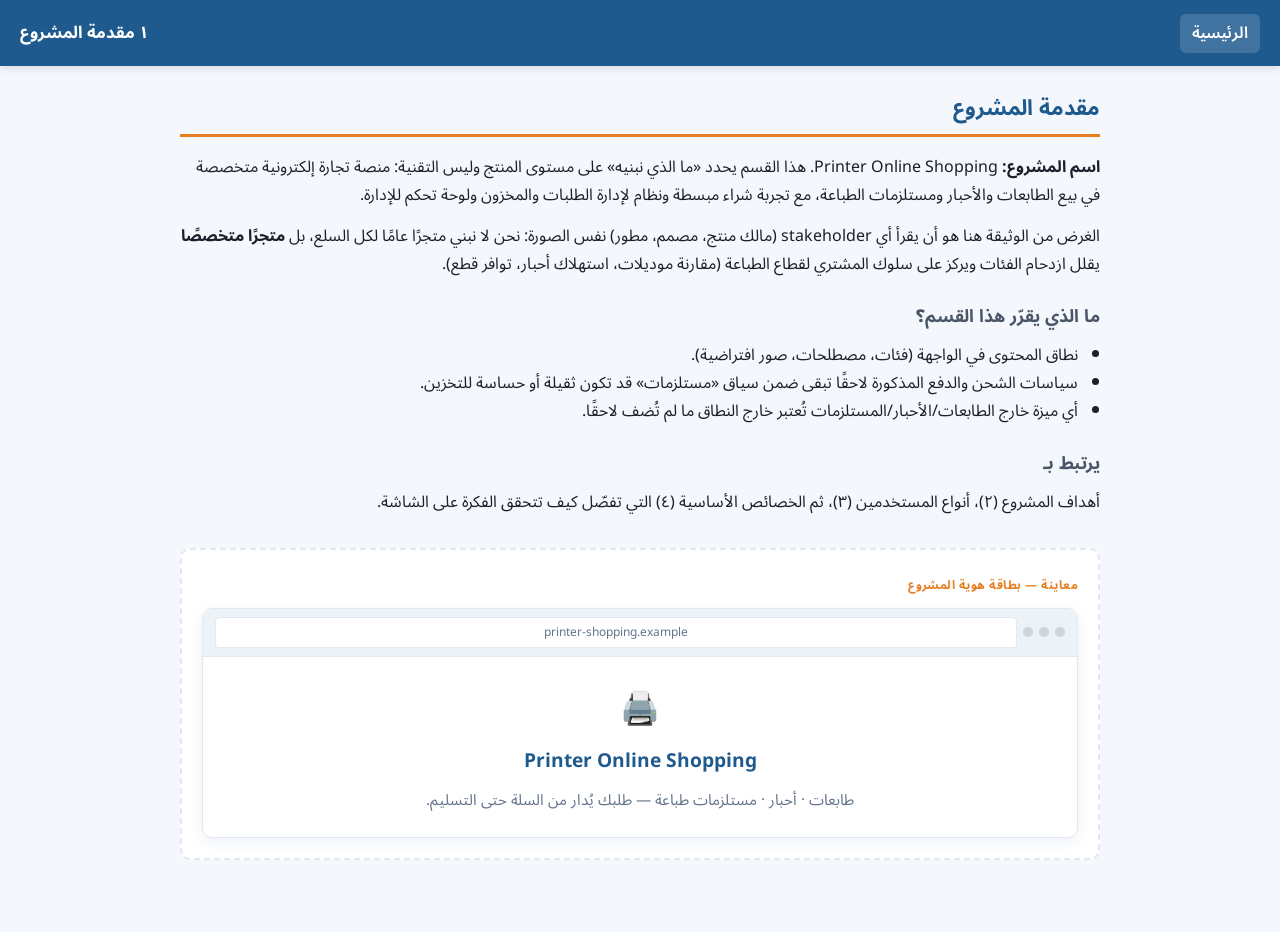
<file: sections/01-intro.html>
<!DOCTYPE html>
<html lang="ar" dir="rtl">
<head>
  <meta charset="UTF-8" />
  <meta name="viewport" content="width=device-width, initial-scale=1" />
  <title>١ مقدمة المشروع — Printer Online Shopping</title>
  <link rel="preconnect" href="https://fonts.googleapis.com" />
  <link rel="preconnect" href="https://fonts.gstatic.com" crossorigin />
  <link href="https://fonts.googleapis.com/css2?family=Noto+Sans+Arabic:wght@400;600;700&display=swap" rel="stylesheet" />
  <link rel="stylesheet" href="../assets/docs-theme.css" />
</head>
<body>
  <header class="docs-topbar">
    <a href="../index.html" class="docs-home-link">الرئيسية</a>
    <span class="docs-page-title">١ مقدمة المشروع</span>
  </header>

  <div class="docs-wrap">
    <h1 class="docs-section-title">مقدمة المشروع</h1>

    <div class="docs-prose">
      <p><strong>اسم المشروع:</strong> Printer Online Shopping. هذا القسم يحدد «ما الذي نبنيه» على مستوى المنتج وليس التقنية: منصة تجارة إلكترونية متخصصة في بيع الطابعات والأحبار ومستلزمات الطباعة، مع تجربة شراء مبسطة ونظام لإدارة الطلبات والمخزون ولوحة تحكم للإدارة.</p>
      <p>الغرض من الوثيقة هنا هو أن يقرأ أي stakeholder (مالك منتج، مصمم، مطور) نفس الصورة: نحن لا نبني متجرًا عامًا لكل السلع، بل <strong>متجرًا متخصصًا</strong> يقلل ازدحام الفئات ويركز على سلوك المشتري لقطاع الطباعة (مقارنة موديلات، استهلاك أحبار، توافر قطع).</p>
      <h3>ما الذي يقرّر هذا القسم؟</h3>
      <ul>
        <li>نطاق المحتوى في الواجهة (فئات، مصطلحات، صور افتراضية).</li>
        <li>سياسات الشحن والدفع المذكورة لاحقًا تبقى ضمن سياق «مستلزمات» قد تكون ثقيلة أو حساسة للتخزين.</li>
        <li>أي ميزة خارج الطابعات/الأحبار/المستلزمات تُعتبر خارج النطاق ما لم تُضف لاحقًا.</li>
      </ul>
      <h3>يرتبط بـ</h3>
      <p>أهداف المشروع (٢)، أنواع المستخدمين (٣)، ثم الخصائص الأساسية (٤) التي تفصّل كيف تتحقق الفكرة على الشاشة.</p>
    </div>

    <div class="docs-demo">
      <span class="docs-demo-label">معاينة — بطاقة هوية المشروع</span>
      <div class="mock-browser">
        <div class="mock-browser-bar">
          <span class="mock-dot"></span><span class="mock-dot"></span><span class="mock-dot"></span>
          <span class="mock-url">printer-shopping.example</span>
        </div>
        <div style="padding:1.5rem;text-align:center">
          <div style="font-size:2rem;margin-bottom:0.5rem">🖨️</div>
          <strong style="font-size:1.2rem;color:var(--color-primary)">Printer Online Shopping</strong>
          <p style="margin:0.5rem 0 0;color:var(--color-muted);font-size:0.95rem">طابعات · أحبار · مستلزمات طباعة — طلبك يُدار من السلة حتى التسليم.</p>
        </div>
      </div>
    </div>
  </div>
</body>
</html>
</file>
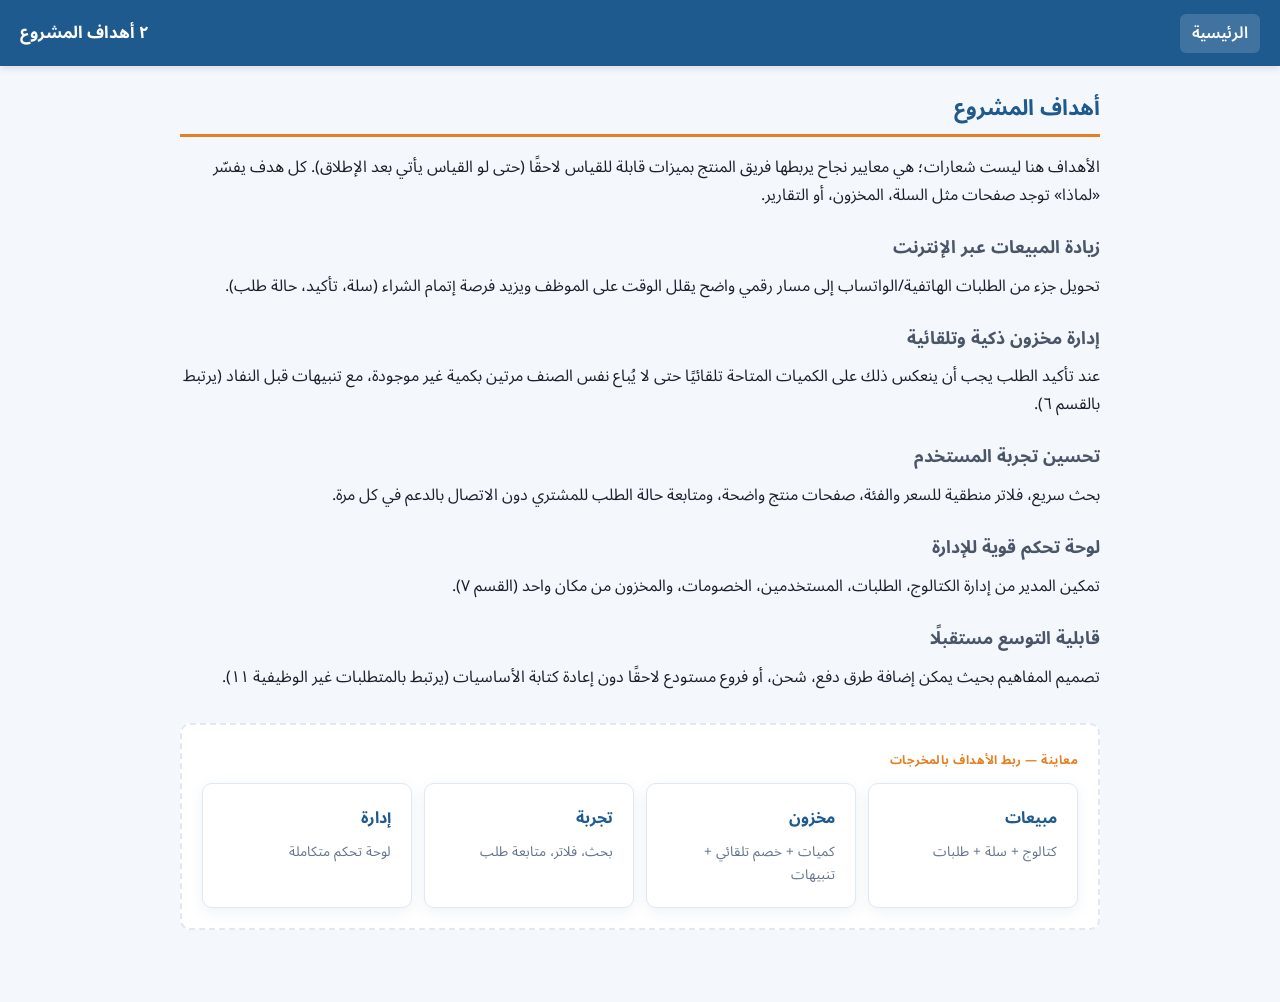
<file: sections/02-goals.html>
<!DOCTYPE html>
<html lang="ar" dir="rtl">
<head>
  <meta charset="UTF-8" />
  <meta name="viewport" content="width=device-width, initial-scale=1" />
  <title>٢ أهداف المشروع — Printer Online Shopping</title>
  <link rel="preconnect" href="https://fonts.googleapis.com" />
  <link rel="preconnect" href="https://fonts.gstatic.com" crossorigin />
  <link href="https://fonts.googleapis.com/css2?family=Noto+Sans+Arabic:wght@400;600;700&display=swap" rel="stylesheet" />
  <link rel="stylesheet" href="../assets/docs-theme.css" />
</head>
<body>
  <header class="docs-topbar">
    <a href="../index.html" class="docs-home-link">الرئيسية</a>
    <span class="docs-page-title">٢ أهداف المشروع</span>
  </header>

  <div class="docs-wrap">
    <h1 class="docs-section-title">أهداف المشروع</h1>

    <div class="docs-prose">
      <p>الأهداف هنا ليست شعارات؛ هي معايير نجاح يربطها فريق المنتج بميزات قابلة للقياس لاحقًا (حتى لو القياس يأتي بعد الإطلاق). كل هدف يفسّر «لماذا» توجد صفحات مثل السلة، المخزون، أو التقارير.</p>
      <h3>زيادة المبيعات عبر الإنترنت</h3>
      <p>تحويل جزء من الطلبات الهاتفية/الواتساب إلى مسار رقمي واضح يقلل الوقت على الموظف ويزيد فرصة إتمام الشراء (سلة، تأكيد، حالة طلب).</p>
      <h3>إدارة مخزون ذكية وتلقائية</h3>
      <p>عند تأكيد الطلب يجب أن ينعكس ذلك على الكميات المتاحة تلقائيًا حتى لا يُباع نفس الصنف مرتين بكمية غير موجودة، مع تنبيهات قبل النفاد (يرتبط بالقسم ٦).</p>
      <h3>تحسين تجربة المستخدم</h3>
      <p>بحث سريع، فلاتر منطقية للسعر والفئة، صفحات منتج واضحة، ومتابعة حالة الطلب للمشتري دون الاتصال بالدعم في كل مرة.</p>
      <h3>لوحة تحكم قوية للإدارة</h3>
      <p>تمكين المدير من إدارة الكتالوج، الطلبات، المستخدمين، الخصومات، والمخزون من مكان واحد (القسم ٧).</p>
      <h3>قابلية التوسع مستقبلًا</h3>
      <p>تصميم المفاهيم بحيث يمكن إضافة طرق دفع، شحن، أو فروع مستودع لاحقًا دون إعادة كتابة الأساسيات (يرتبط بالمتطلبات غير الوظيفية ١١).</p>
    </div>

    <div class="docs-demo">
      <span class="docs-demo-label">معاينة — ربط الأهداف بالمخرجات</span>
      <div style="display:grid;grid-template-columns:repeat(auto-fill,minmax(200px,1fr));gap:0.75rem">
        <div class="docs-card" style="margin:0">
          <h2 style="font-size:1rem">مبيعات</h2>
          <p style="font-size:0.85rem">كتالوج + سلة + طلبات</p>
        </div>
        <div class="docs-card" style="margin:0">
          <h2 style="font-size:1rem">مخزون</h2>
          <p style="font-size:0.85rem">كميات + خصم تلقائي + تنبيهات</p>
        </div>
        <div class="docs-card" style="margin:0">
          <h2 style="font-size:1rem">تجربة</h2>
          <p style="font-size:0.85rem">بحث، فلاتر، متابعة طلب</p>
        </div>
        <div class="docs-card" style="margin:0">
          <h2 style="font-size:1rem">إدارة</h2>
          <p style="font-size:0.85rem">لوحة تحكم متكاملة</p>
        </div>
      </div>
    </div>
  </div>
</body>
</html>
</file>
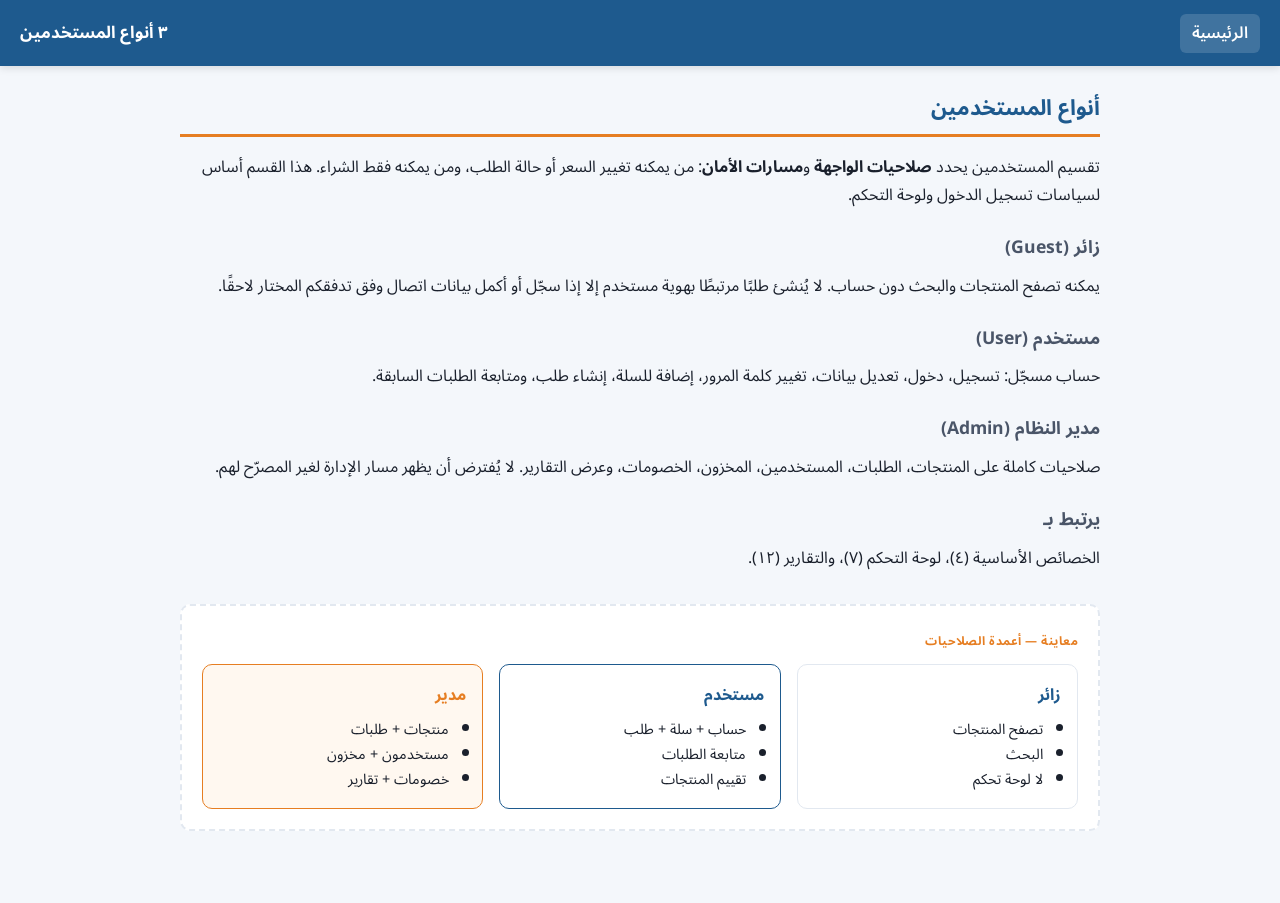
<file: sections/03-users.html>
<!DOCTYPE html>
<html lang="ar" dir="rtl">
<head>
  <meta charset="UTF-8" />
  <meta name="viewport" content="width=device-width, initial-scale=1" />
  <title>٣ أنواع المستخدمين — Printer Online Shopping</title>
  <link rel="preconnect" href="https://fonts.googleapis.com" />
  <link rel="preconnect" href="https://fonts.gstatic.com" crossorigin />
  <link href="https://fonts.googleapis.com/css2?family=Noto+Sans+Arabic:wght@400;600;700&display=swap" rel="stylesheet" />
  <link rel="stylesheet" href="../assets/docs-theme.css" />
</head>
<body>
  <header class="docs-topbar">
    <a href="../index.html" class="docs-home-link">الرئيسية</a>
    <span class="docs-page-title">٣ أنواع المستخدمين</span>
  </header>

  <div class="docs-wrap">
    <h1 class="docs-section-title">أنواع المستخدمين</h1>

    <div class="docs-prose">
      <p>تقسيم المستخدمين يحدد <strong>صلاحيات الواجهة</strong> و<strong>مسارات الأمان</strong>: من يمكنه تغيير السعر أو حالة الطلب، ومن يمكنه فقط الشراء. هذا القسم أساس لسياسات تسجيل الدخول ولوحة التحكم.</p>
      <h3>زائر (Guest)</h3>
      <p>يمكنه تصفح المنتجات والبحث دون حساب. لا يُنشئ طلبًا مرتبطًا بهوية مستخدم إلا إذا سجّل أو أكمل بيانات اتصال وفق تدفقكم المختار لاحقًا.</p>
      <h3>مستخدم (User)</h3>
      <p>حساب مسجّل: تسجيل، دخول، تعديل بيانات، تغيير كلمة المرور، إضافة للسلة، إنشاء طلب، ومتابعة الطلبات السابقة.</p>
      <h3>مدير النظام (Admin)</h3>
      <p>صلاحيات كاملة على المنتجات، الطلبات، المستخدمين، المخزون، الخصومات، وعرض التقارير. لا يُفترض أن يظهر مسار الإدارة لغير المصرّح لهم.</p>
      <h3>يرتبط بـ</h3>
      <p>الخصائص الأساسية (٤)، لوحة التحكم (٧)، والتقارير (١٢).</p>
    </div>

    <div class="docs-demo">
      <span class="docs-demo-label">معاينة — أعمدة الصلاحيات</span>
      <div style="display:grid;grid-template-columns:repeat(auto-fit,minmax(180px,1fr));gap:1rem">
        <div class="mock-order-card" style="max-width:none">
          <strong style="color:var(--color-primary)">زائر</strong>
          <ul style="margin:0.5rem 0 0;padding-inline-start:1.1rem;font-size:0.9rem">
            <li>تصفح المنتجات</li>
            <li>البحث</li>
            <li>لا لوحة تحكم</li>
          </ul>
        </div>
        <div class="mock-order-card" style="max-width:none;border-color:var(--color-primary)">
          <strong style="color:var(--color-primary)">مستخدم</strong>
          <ul style="margin:0.5rem 0 0;padding-inline-start:1.1rem;font-size:0.9rem">
            <li>حساب + سلة + طلب</li>
            <li>متابعة الطلبات</li>
            <li>تقييم المنتجات</li>
          </ul>
        </div>
        <div class="mock-order-card" style="max-width:none;background:#fff8f0;border-color:var(--color-accent)">
          <strong style="color:var(--color-accent)">مدير</strong>
          <ul style="margin:0.5rem 0 0;padding-inline-start:1.1rem;font-size:0.9rem">
            <li>منتجات + طلبات</li>
            <li>مستخدمون + مخزون</li>
            <li>خصومات + تقارير</li>
          </ul>
        </div>
      </div>
    </div>
  </div>
</body>
</html>
</file>
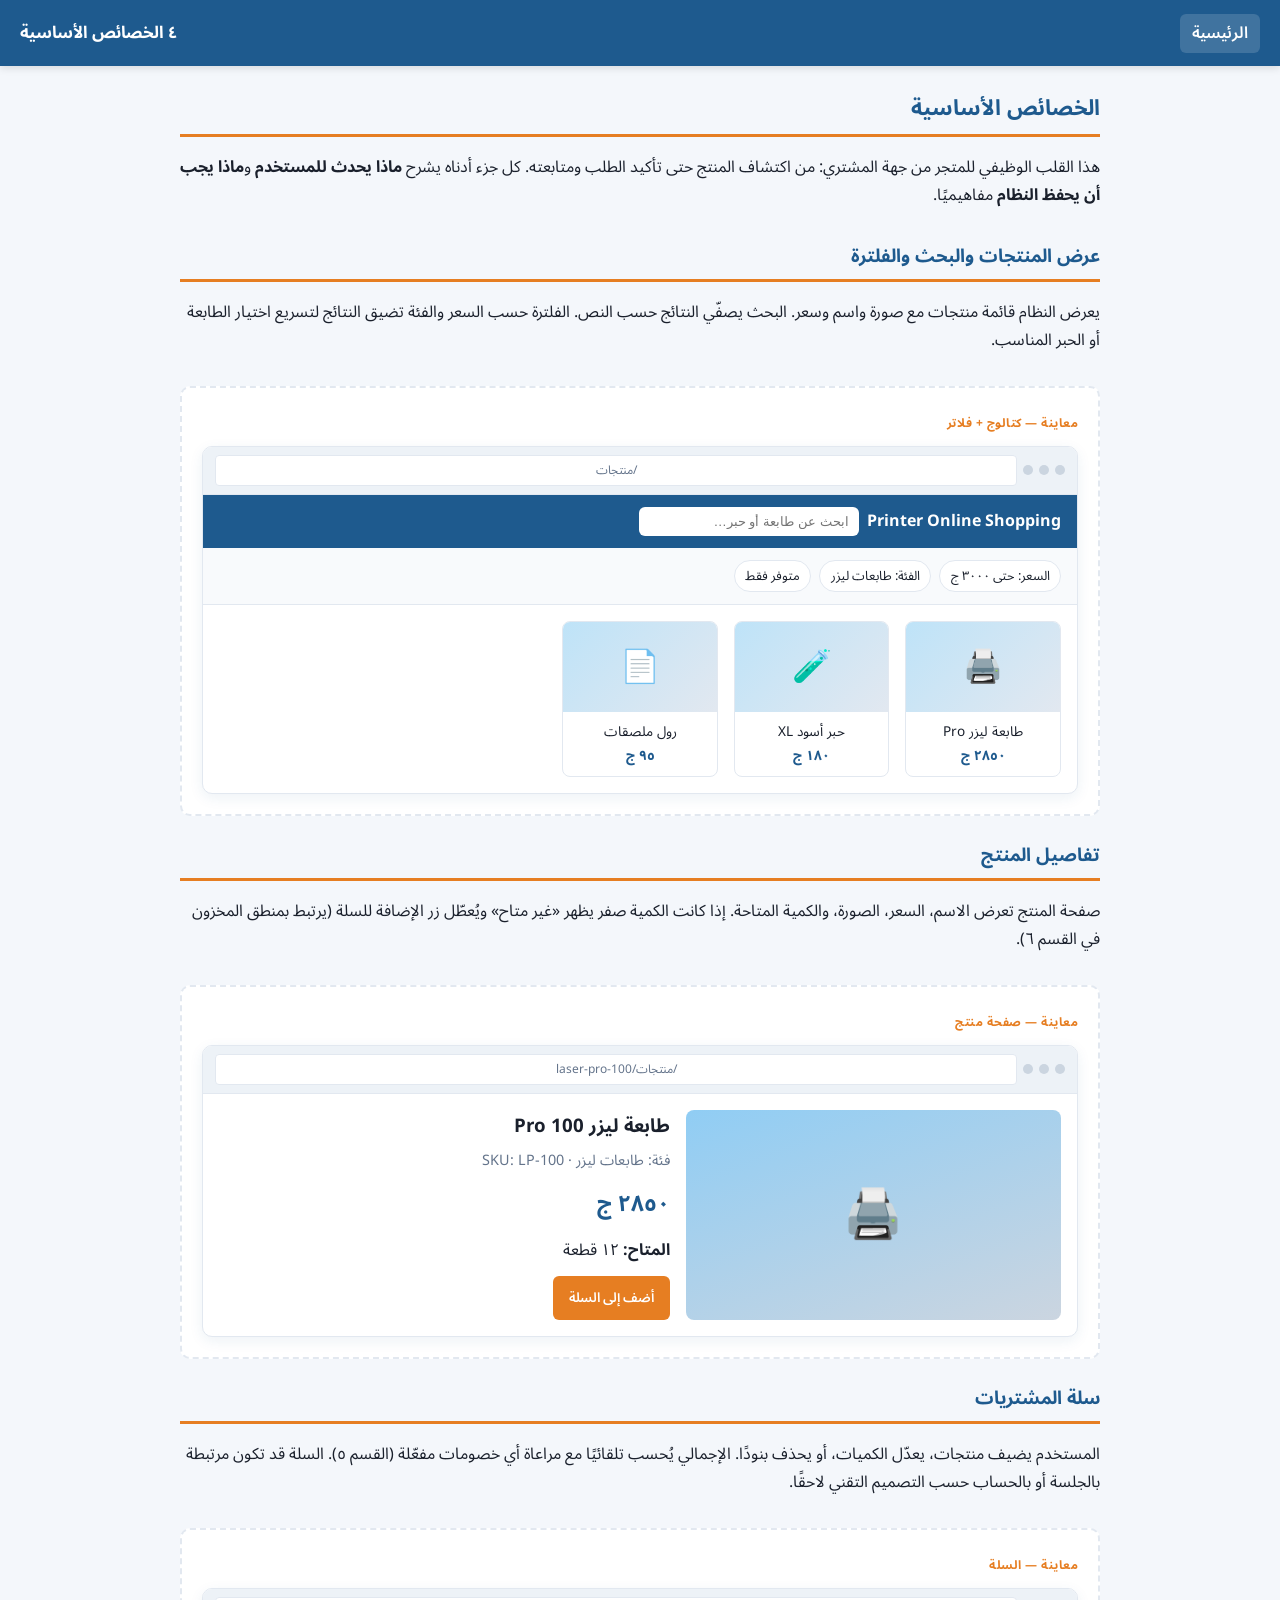
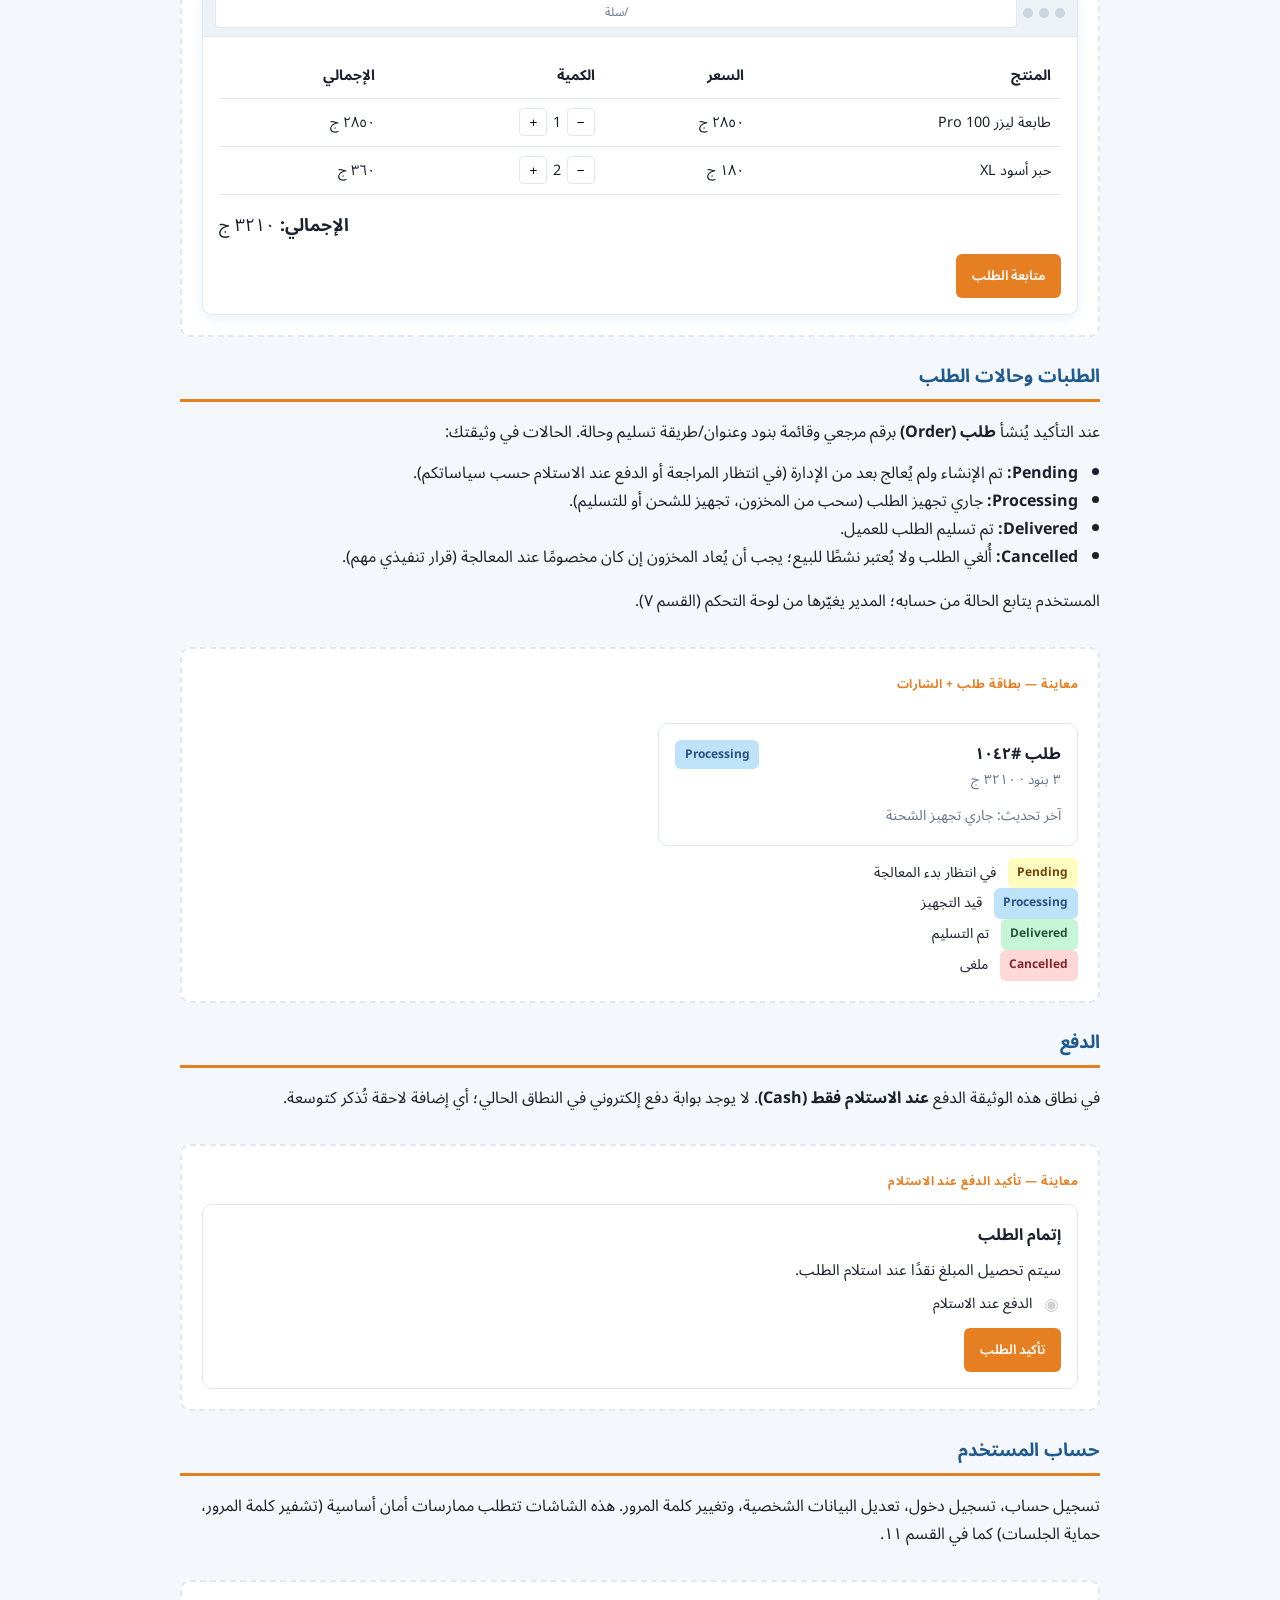
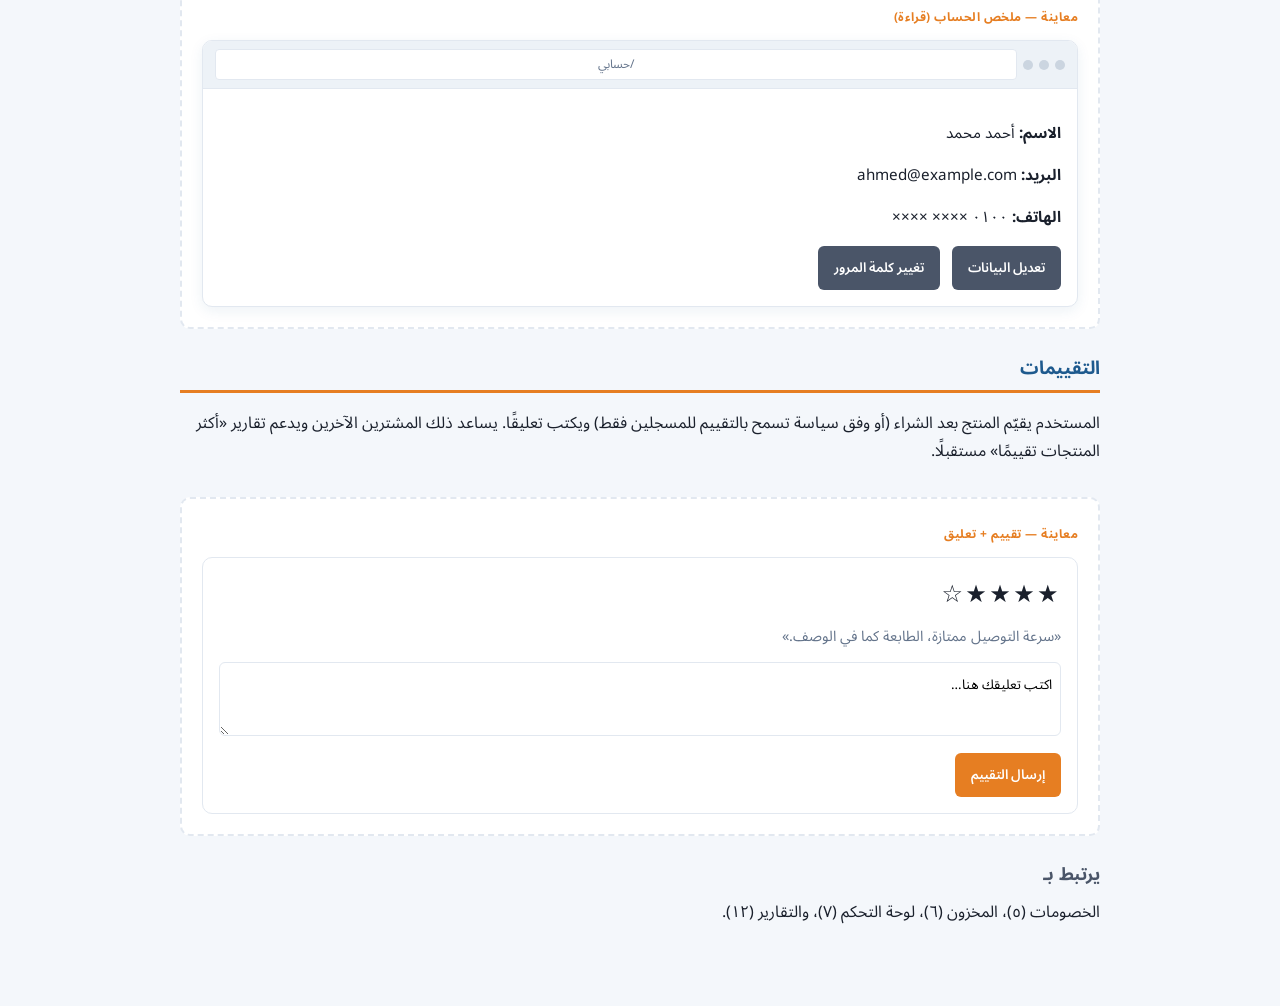
<file: sections/04-features.html>
<!DOCTYPE html>
<html lang="ar" dir="rtl">
<head>
  <meta charset="UTF-8" />
  <meta name="viewport" content="width=device-width, initial-scale=1" />
  <title>٤ الخصائص الأساسية — Printer Online Shopping</title>
  <link rel="preconnect" href="https://fonts.googleapis.com" />
  <link rel="preconnect" href="https://fonts.gstatic.com" crossorigin />
  <link href="https://fonts.googleapis.com/css2?family=Noto+Sans+Arabic:wght@400;600;700&display=swap" rel="stylesheet" />
  <link rel="stylesheet" href="../assets/docs-theme.css" />
</head>
<body>
  <header class="docs-topbar">
    <a href="../index.html" class="docs-home-link">الرئيسية</a>
    <span class="docs-page-title">٤ الخصائص الأساسية</span>
  </header>

  <div class="docs-wrap">
    <h1 class="docs-section-title">الخصائص الأساسية</h1>

    <div class="docs-prose">
      <p>هذا القلب الوظيفي للمتجر من جهة المشتري: من اكتشاف المنتج حتى تأكيد الطلب ومتابعته. كل جزء أدناه يشرح <strong>ماذا يحدث للمستخدم</strong> و<strong>ماذا يجب أن يحفظ النظام</strong> مفاهيميًا.</p>
    </div>

    <h2 class="docs-section-title" style="font-size:1.15rem">عرض المنتجات والبحث والفلترة</h2>
    <div class="docs-prose">
      <p>يعرض النظام قائمة منتجات مع صورة واسم وسعر. البحث يصفّي النتائج حسب النص. الفلترة حسب السعر والفئة تضيق النتائج لتسريع اختيار الطابعة أو الحبر المناسب.</p>
    </div>
    <div class="docs-demo">
      <span class="docs-demo-label">معاينة — كتالوج + فلاتر</span>
      <div class="mock-browser">
        <div class="mock-browser-bar">
          <span class="mock-dot"></span><span class="mock-dot"></span><span class="mock-dot"></span>
          <span class="mock-url">/منتجات</span>
        </div>
        <div class="mock-toolbar">
          <span style="font-weight:700">Printer Online Shopping</span>
          <input type="text" placeholder="ابحث عن طابعة أو حبر…" readonly style="max-width:220px" />
        </div>
        <div class="mock-filters">
          <span class="mock-chip">السعر: حتى ٣٠٠٠ ج</span>
          <span class="mock-chip">الفئة: طابعات ليزر</span>
          <span class="mock-chip">متوفر فقط</span>
        </div>
        <div class="mock-product-grid">
          <div class="mock-product">
            <div class="mock-product-img">🖨️</div>
            <div class="mock-product-body">طابعة ليزر Pro<br /><span class="mock-price">٢٨٥٠ ج</span></div>
          </div>
          <div class="mock-product">
            <div class="mock-product-img">🧪</div>
            <div class="mock-product-body">حبر أسود XL<br /><span class="mock-price">١٨٠ ج</span></div>
          </div>
          <div class="mock-product">
            <div class="mock-product-img">📄</div>
            <div class="mock-product-body">رول ملصقات<br /><span class="mock-price">٩٥ ج</span></div>
          </div>
        </div>
      </div>
    </div>

    <h2 class="docs-section-title" style="font-size:1.15rem">تفاصيل المنتج</h2>
    <div class="docs-prose">
      <p>صفحة المنتج تعرض الاسم، السعر، الصورة، والكمية المتاحة. إذا كانت الكمية صفر يظهر «غير متاح» ويُعطّل زر الإضافة للسلة (يرتبط بمنطق المخزون في القسم ٦).</p>
    </div>
    <div class="docs-demo">
      <span class="docs-demo-label">معاينة — صفحة منتج</span>
      <div class="mock-browser">
        <div class="mock-browser-bar"><span class="mock-dot"></span><span class="mock-dot"></span><span class="mock-dot"></span><span class="mock-url">/منتجات/laser-pro-100</span></div>
        <div class="mock-detail">
          <div class="mock-detail-img">🖨️</div>
          <div>
            <h3 style="margin:0 0 0.35rem">طابعة ليزر Pro 100</h3>
            <p style="margin:0;color:var(--color-muted);font-size:0.9rem">فئة: طابعات ليزر · SKU: LP-100</p>
            <p style="font-size:1.4rem;font-weight:700;color:var(--color-primary);margin:0.75rem 0">٢٨٥٠ ج</p>
            <p style="margin:0 0 0.75rem"><strong>المتاح:</strong> ١٢ قطعة</p>
            <button type="button" class="mock-btn">أضف إلى السلة</button>
          </div>
        </div>
      </div>
    </div>

    <h2 class="docs-section-title" style="font-size:1.15rem">سلة المشتريات</h2>
    <div class="docs-prose">
      <p>المستخدم يضيف منتجات، يعدّل الكميات، أو يحذف بنودًا. الإجمالي يُحسب تلقائيًا مع مراعاة أي خصومات مفعّلة (القسم ٥). السلة قد تكون مرتبطة بالجلسة أو بالحساب حسب التصميم التقني لاحقًا.</p>
    </div>
    <div class="docs-demo">
      <span class="docs-demo-label">معاينة — السلة</span>
      <div class="mock-browser">
        <div class="mock-browser-bar"><span class="mock-dot"></span><span class="mock-dot"></span><span class="mock-dot"></span><span class="mock-url">/سلة</span></div>
        <div style="padding:1rem">
          <table class="mock-cart-table">
            <thead><tr><th>المنتج</th><th>السعر</th><th>الكمية</th><th>الإجمالي</th></tr></thead>
            <tbody>
              <tr>
                <td>طابعة ليزر Pro 100</td>
                <td>٢٨٥٠ ج</td>
                <td><span class="mock-qty"><button type="button">−</button> 1 <button type="button">+</button></span></td>
                <td>٢٨٥٠ ج</td>
              </tr>
              <tr>
                <td>حبر أسود XL</td>
                <td>١٨٠ ج</td>
                <td><span class="mock-qty"><button type="button">−</button> 2 <button type="button">+</button></span></td>
                <td>٣٦٠ ج</td>
              </tr>
            </tbody>
          </table>
          <p style="text-align:left;margin:1rem 0 0;font-size:1.1rem"><strong>الإجمالي:</strong> ٣٢١٠ ج</p>
          <button type="button" class="mock-btn" style="margin-top:0.75rem">متابعة الطلب</button>
        </div>
      </div>
    </div>

    <h2 class="docs-section-title" style="font-size:1.15rem">الطلبات وحالات الطلب</h2>
    <div class="docs-prose">
      <p>عند التأكيد يُنشأ <strong>طلب (Order)</strong> برقم مرجعي وقائمة بنود وعنوان/طريقة تسليم وحالة. الحالات في وثيقتك:</p>
      <ul>
        <li><strong>Pending:</strong> تم الإنشاء ولم يُعالج بعد من الإدارة (في انتظار المراجعة أو الدفع عند الاستلام حسب سياساتكم).</li>
        <li><strong>Processing:</strong> جاري تجهيز الطلب (سحب من المخزون، تجهيز للشحن أو للتسليم).</li>
        <li><strong>Delivered:</strong> تم تسليم الطلب للعميل.</li>
        <li><strong>Cancelled:</strong> أُلغي الطلب ولا يُعتبر نشطًا للبيع؛ يجب أن يُعاد المخزون إن كان مخصومًا عند المعالجة (قرار تنفيذي مهم).</li>
      </ul>
      <p>المستخدم يتابع الحالة من حسابه؛ المدير يغيّرها من لوحة التحكم (القسم ٧).</p>
    </div>
    <div class="docs-demo">
      <span class="docs-demo-label">معاينة — بطاقة طلب + الشارات</span>
      <div class="mock-status-grid">
        <div class="mock-order-card">
          <div class="mock-order-header">
            <div>
              <strong>طلب #١٠٤٢</strong>
              <div style="font-size:0.85rem;color:var(--color-muted)">٣ بنود · ٣٢١٠ ج</div>
            </div>
            <span class="mock-badge mock-badge-processing">Processing</span>
          </div>
          <div style="font-size:0.88rem;color:var(--color-muted)">آخر تحديث: جاري تجهيز الشحنة</div>
        </div>
        <div style="font-size:0.88rem;line-height:1.9">
          <div class="mock-status-row"><span class="mock-badge mock-badge-pending">Pending</span> في انتظار بدء المعالجة</div>
          <div class="mock-status-row"><span class="mock-badge mock-badge-processing">Processing</span> قيد التجهيز</div>
          <div class="mock-status-row"><span class="mock-badge mock-badge-delivered">Delivered</span> تم التسليم</div>
          <div class="mock-status-row"><span class="mock-badge mock-badge-cancelled">Cancelled</span> ملغى</div>
        </div>
      </div>
    </div>

    <h2 class="docs-section-title" style="font-size:1.15rem">الدفع</h2>
    <div class="docs-prose">
      <p>في نطاق هذه الوثيقة الدفع <strong>عند الاستلام فقط (Cash)</strong>. لا يوجد بوابة دفع إلكتروني في النطاق الحالي؛ أي إضافة لاحقة تُذكر كتوسعة.</p>
    </div>
    <div class="docs-demo">
      <span class="docs-demo-label">معاينة — تأكيد الدفع عند الاستلام</span>
      <div class="mock-order-card" style="max-width:none">
        <strong>إتمام الطلب</strong>
        <p style="margin:0.5rem 0;font-size:0.95rem">سيتم تحصيل المبلغ نقدًا عند استلام الطلب.</p>
        <label style="display:flex;align-items:center;gap:0.5rem;font-size:0.9rem"><input type="radio" checked disabled /> الدفع عند الاستلام</label>
        <button type="button" class="mock-btn" style="margin-top:0.75rem">تأكيد الطلب</button>
      </div>
    </div>

    <h2 class="docs-section-title" style="font-size:1.15rem">حساب المستخدم</h2>
    <div class="docs-prose">
      <p>تسجيل حساب، تسجيل دخول، تعديل البيانات الشخصية، وتغيير كلمة المرور. هذه الشاشات تتطلب ممارسات أمان أساسية (تشفير كلمة المرور، حماية الجلسات) كما في القسم ١١.</p>
    </div>
    <div class="docs-demo">
      <span class="docs-demo-label">معاينة — ملخص الحساب (قراءة)</span>
      <div class="mock-browser">
        <div class="mock-browser-bar"><span class="mock-dot"></span><span class="mock-dot"></span><span class="mock-dot"></span><span class="mock-url">/حسابي</span></div>
        <div style="padding:1rem;font-size:0.95rem">
          <p><strong>الاسم:</strong> أحمد محمد</p>
          <p><strong>البريد:</strong> ahmed@example.com</p>
          <p><strong>الهاتف:</strong> ٠١٠٠ ×××× ××××</p>
          <button type="button" class="mock-btn mock-btn-secondary">تعديل البيانات</button>
          <button type="button" class="mock-btn mock-btn-secondary" style="margin-inline-start:0.5rem">تغيير كلمة المرور</button>
        </div>
      </div>
    </div>

    <h2 class="docs-section-title" style="font-size:1.15rem">التقييمات</h2>
    <div class="docs-prose">
      <p>المستخدم يقيّم المنتج بعد الشراء (أو وفق سياسة تسمح بالتقييم للمسجلين فقط) ويكتب تعليقًا. يساعد ذلك المشترين الآخرين ويدعم تقارير «أكثر المنتجات تقييمًا» مستقبلًا.</p>
    </div>
    <div class="docs-demo">
      <span class="docs-demo-label">معاينة — تقييم + تعليق</span>
      <div class="mock-order-card" style="max-width:none">
        <div style="font-size:1.5rem;letter-spacing:0.15rem">★★★★☆</div>
        <p style="margin:0.5rem 0 0;font-size:0.9rem;color:var(--color-muted)">«سرعة التوصيل ممتازة، الطابعة كما في الوصف.»</p>
        <textarea readonly rows="2" style="width:100%;margin-top:0.75rem;padding:0.5rem;border-radius:6px;border:1px solid var(--color-border);font-family:inherit">اكتب تعليقك هنا…</textarea>
        <button type="button" class="mock-btn" style="margin-top:0.5rem">إرسال التقييم</button>
      </div>
    </div>

    <div class="docs-prose">
      <h3>يرتبط بـ</h3>
      <p>الخصومات (٥)، المخزون (٦)، لوحة التحكم (٧)، والتقارير (١٢).</p>
    </div>
  </div>
</body>
</html>
</file>
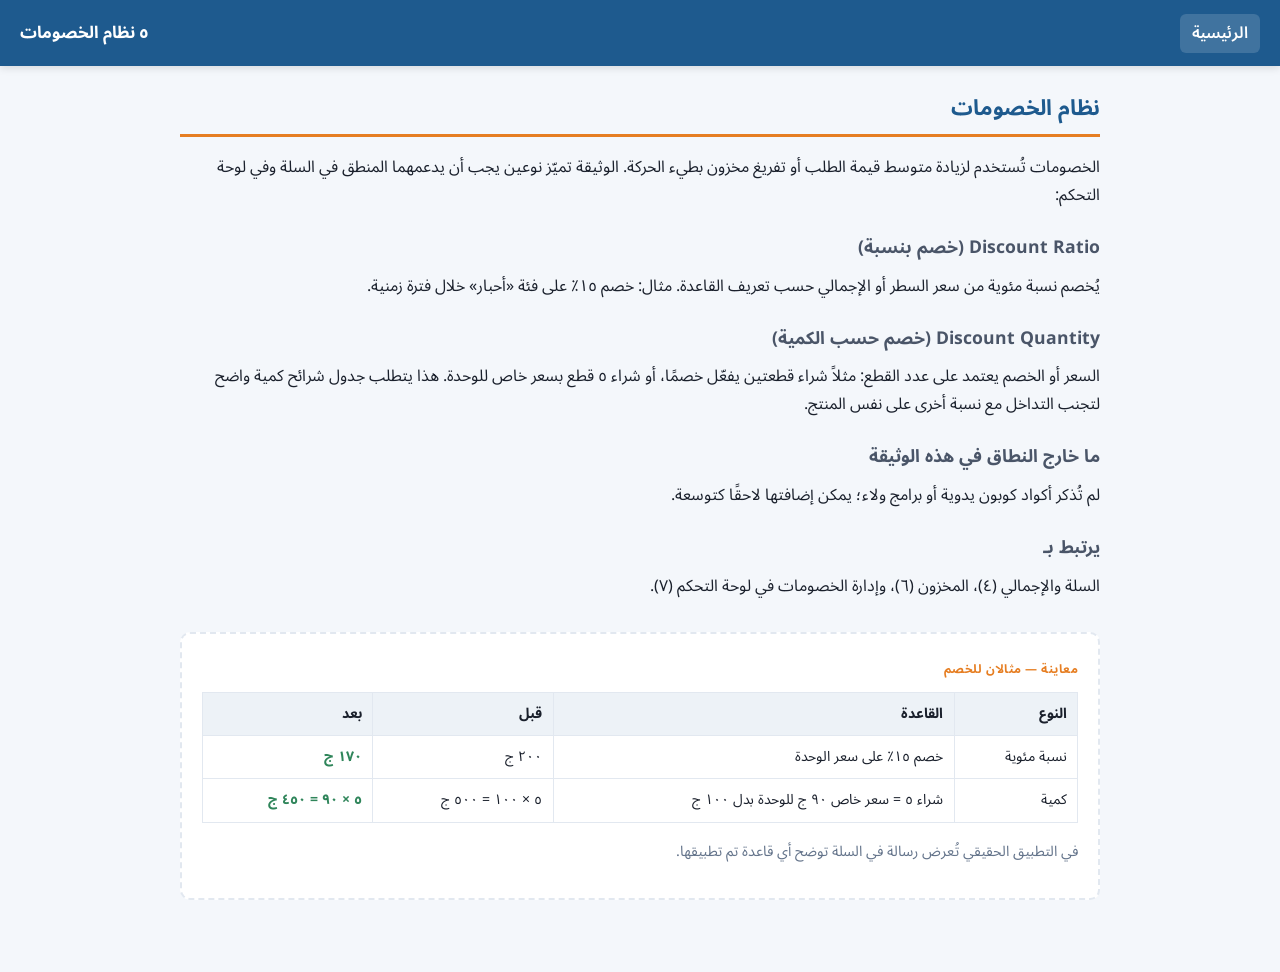
<file: sections/05-discounts.html>
<!DOCTYPE html>
<html lang="ar" dir="rtl">
<head>
  <meta charset="UTF-8" />
  <meta name="viewport" content="width=device-width, initial-scale=1" />
  <title>٥ نظام الخصومات — Printer Online Shopping</title>
  <link rel="preconnect" href="https://fonts.googleapis.com" />
  <link rel="preconnect" href="https://fonts.gstatic.com" crossorigin />
  <link href="https://fonts.googleapis.com/css2?family=Noto+Sans+Arabic:wght@400;600;700&display=swap" rel="stylesheet" />
  <link rel="stylesheet" href="../assets/docs-theme.css" />
</head>
<body>
  <header class="docs-topbar">
    <a href="../index.html" class="docs-home-link">الرئيسية</a>
    <span class="docs-page-title">٥ نظام الخصومات</span>
  </header>

  <div class="docs-wrap">
    <h1 class="docs-section-title">نظام الخصومات</h1>

    <div class="docs-prose">
      <p>الخصومات تُستخدم لزيادة متوسط قيمة الطلب أو تفريغ مخزون بطيء الحركة. الوثيقة تميّز نوعين يجب أن يدعمهما المنطق في السلة وفي لوحة التحكم:</p>
      <h3>Discount Ratio (خصم بنسبة)</h3>
      <p>يُخصم نسبة مئوية من سعر السطر أو الإجمالي حسب تعريف القاعدة. مثال: خصم ١٥٪ على فئة «أحبار» خلال فترة زمنية.</p>
      <h3>Discount Quantity (خصم حسب الكمية)</h3>
      <p>السعر أو الخصم يعتمد على عدد القطع: مثلاً شراء قطعتين يفعّل خصمًا، أو شراء ٥ قطع بسعر خاص للوحدة. هذا يتطلب جدول شرائح كمية واضح لتجنب التداخل مع نسبة أخرى على نفس المنتج.</p>
      <h3>ما خارج النطاق في هذه الوثيقة</h3>
      <p>لم تُذكر أكواد كوبون يدوية أو برامج ولاء؛ يمكن إضافتها لاحقًا كتوسعة.</p>
      <h3>يرتبط بـ</h3>
      <p>السلة والإجمالي (٤)، المخزون (٦)، وإدارة الخصومات في لوحة التحكم (٧).</p>
    </div>

    <div class="docs-demo">
      <span class="docs-demo-label">معاينة — مثالان للخصم</span>
      <table class="mock-table">
        <thead>
          <tr><th>النوع</th><th>القاعدة</th><th>قبل</th><th>بعد</th></tr>
        </thead>
        <tbody>
          <tr>
            <td>نسبة مئوية</td>
            <td>خصم ١٥٪ على سعر الوحدة</td>
            <td>٢٠٠ ج</td>
            <td><strong style="color:var(--color-success)">١٧٠ ج</strong></td>
          </tr>
          <tr>
            <td>كمية</td>
            <td>شراء ٥ = سعر خاص ٩٠ ج للوحدة بدل ١٠٠ ج</td>
            <td>٥ × ١٠٠ = ٥٠٠ ج</td>
            <td><strong style="color:var(--color-success)">٥ × ٩٠ = ٤٥٠ ج</strong></td>
          </tr>
        </tbody>
      </table>
      <p style="margin-top:1rem;font-size:0.9rem;color:var(--color-muted)">في التطبيق الحقيقي تُعرض رسالة في السلة توضح أي قاعدة تم تطبيقها.</p>
    </div>
  </div>
</body>
</html>
</file>
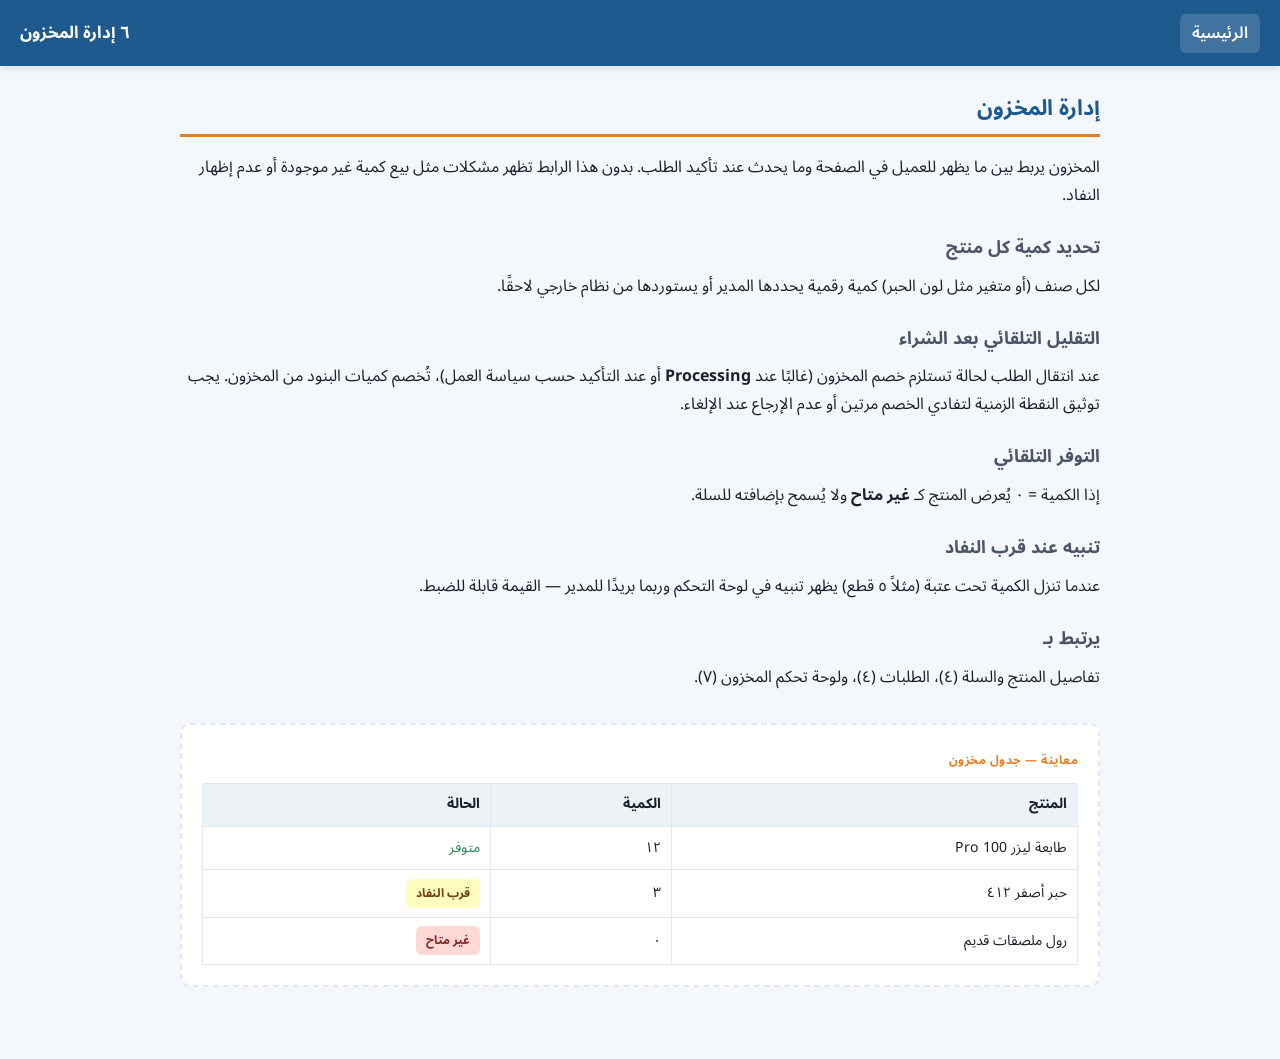
<file: sections/06-inventory.html>
<!DOCTYPE html>
<html lang="ar" dir="rtl">
<head>
  <meta charset="UTF-8" />
  <meta name="viewport" content="width=device-width, initial-scale=1" />
  <title>٦ إدارة المخزون — Printer Online Shopping</title>
  <link rel="preconnect" href="https://fonts.googleapis.com" />
  <link rel="preconnect" href="https://fonts.gstatic.com" crossorigin />
  <link href="https://fonts.googleapis.com/css2?family=Noto+Sans+Arabic:wght@400;600;700&display=swap" rel="stylesheet" />
  <link rel="stylesheet" href="../assets/docs-theme.css" />
</head>
<body>
  <header class="docs-topbar">
    <a href="../index.html" class="docs-home-link">الرئيسية</a>
    <span class="docs-page-title">٦ إدارة المخزون</span>
  </header>

  <div class="docs-wrap">
    <h1 class="docs-section-title">إدارة المخزون</h1>

    <div class="docs-prose">
      <p>المخزون يربط بين ما يظهر للعميل في الصفحة وما يحدث عند تأكيد الطلب. بدون هذا الرابط تظهر مشكلات مثل بيع كمية غير موجودة أو عدم إظهار النفاد.</p>
      <h3>تحديد كمية كل منتج</h3>
      <p>لكل صنف (أو متغير مثل لون الحبر) كمية رقمية يحددها المدير أو يستوردها من نظام خارجي لاحقًا.</p>
      <h3>التقليل التلقائي بعد الشراء</h3>
      <p>عند انتقال الطلب لحالة تستلزم خصم المخزون (غالبًا عند <strong>Processing</strong> أو عند التأكيد حسب سياسة العمل)، تُخصم كميات البنود من المخزون. يجب توثيق النقطة الزمنية لتفادي الخصم مرتين أو عدم الإرجاع عند الإلغاء.</p>
      <h3>التوفر التلقائي</h3>
      <p>إذا الكمية = ٠ يُعرض المنتج كـ <strong>غير متاح</strong> ولا يُسمح بإضافته للسلة.</p>
      <h3>تنبيه عند قرب النفاد</h3>
      <p>عندما تنزل الكمية تحت عتبة (مثلاً ٥ قطع) يظهر تنبيه في لوحة التحكم وربما بريدًا للمدير — القيمة قابلة للضبط.</p>
      <h3>يرتبط بـ</h3>
      <p>تفاصيل المنتج والسلة (٤)، الطلبات (٤)، ولوحة تحكم المخزون (٧).</p>
    </div>

    <div class="docs-demo">
      <span class="docs-demo-label">معاينة — جدول مخزون</span>
      <table class="mock-table">
        <thead>
          <tr><th>المنتج</th><th>الكمية</th><th>الحالة</th></tr>
        </thead>
        <tbody>
          <tr>
            <td>طابعة ليزر Pro 100</td>
            <td>١٢</td>
            <td><span style="color:var(--color-success)">متوفر</span></td>
          </tr>
          <tr>
            <td>حبر أصفر ٤١٢</td>
            <td>٣</td>
            <td><span class="mock-badge mock-badge-pending">قرب النفاد</span></td>
          </tr>
          <tr>
            <td>رول ملصقات قديم</td>
            <td>٠</td>
            <td><span class="mock-badge mock-badge-cancelled">غير متاح</span></td>
          </tr>
        </tbody>
      </table>
    </div>
  </div>
</body>
</html>
</file>
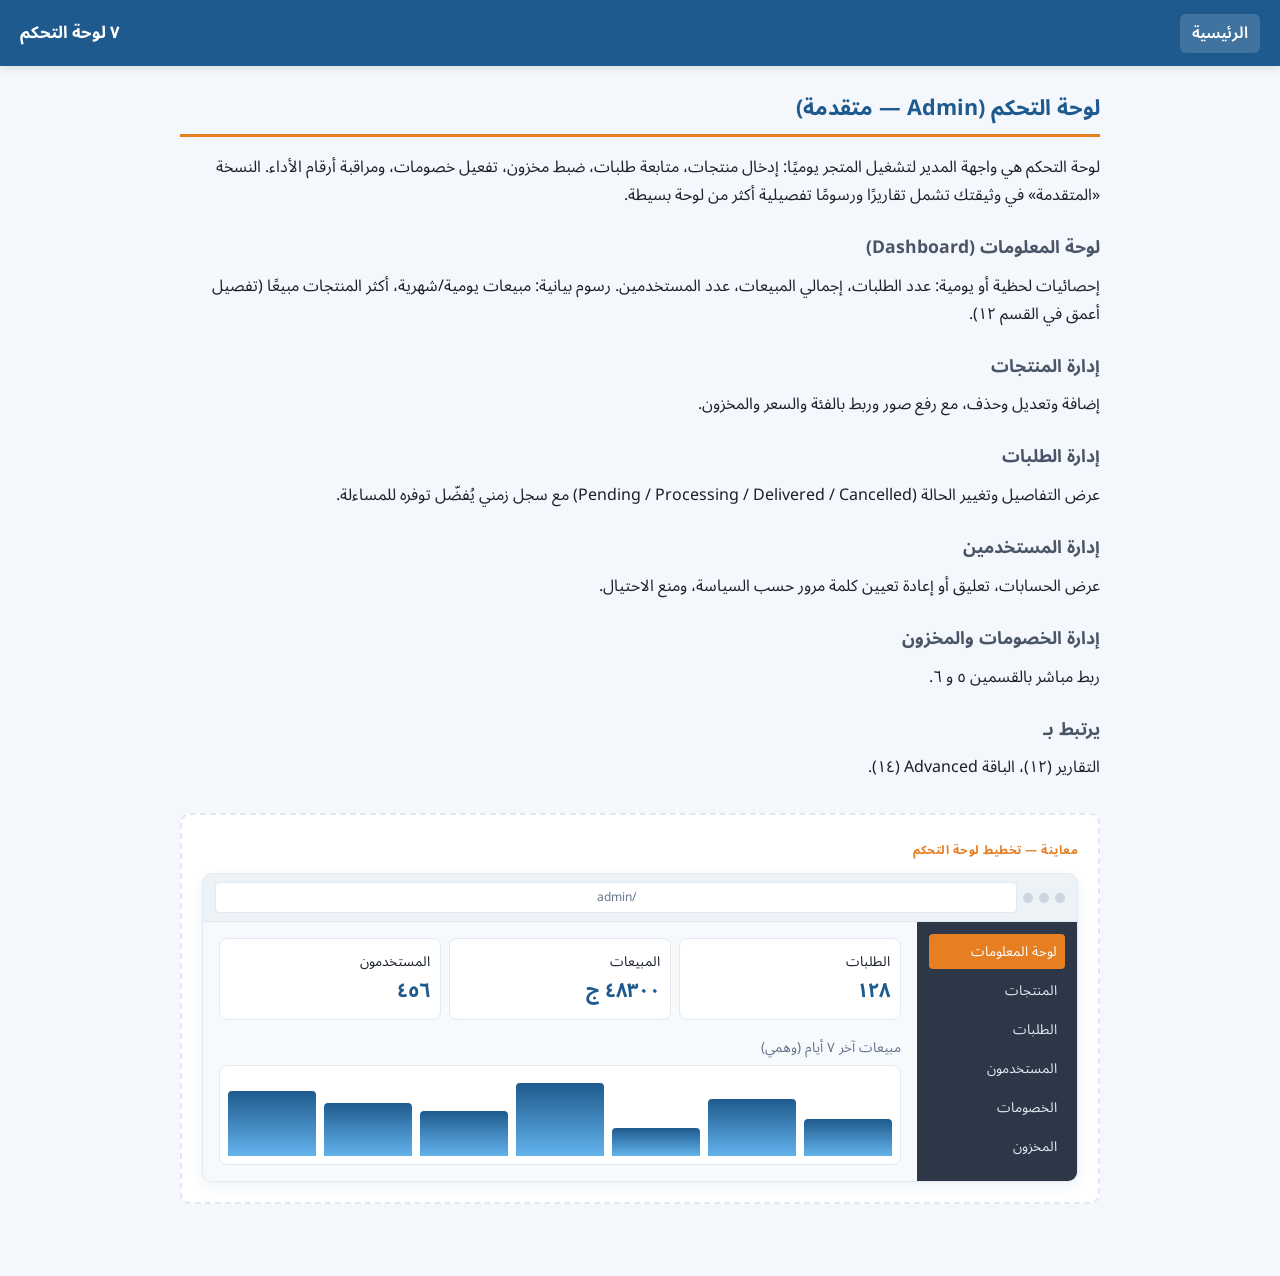
<file: sections/07-admin.html>
<!DOCTYPE html>
<html lang="ar" dir="rtl">
<head>
  <meta charset="UTF-8" />
  <meta name="viewport" content="width=device-width, initial-scale=1" />
  <title>٧ لوحة التحكم — Printer Online Shopping</title>
  <link rel="preconnect" href="https://fonts.googleapis.com" />
  <link rel="preconnect" href="https://fonts.gstatic.com" crossorigin />
  <link href="https://fonts.googleapis.com/css2?family=Noto+Sans+Arabic:wght@400;600;700&display=swap" rel="stylesheet" />
  <link rel="stylesheet" href="../assets/docs-theme.css" />
</head>
<body>
  <header class="docs-topbar">
    <a href="../index.html" class="docs-home-link">الرئيسية</a>
    <span class="docs-page-title">٧ لوحة التحكم</span>
  </header>

  <div class="docs-wrap">
    <h1 class="docs-section-title">لوحة التحكم (Admin — متقدمة)</h1>

    <div class="docs-prose">
      <p>لوحة التحكم هي واجهة المدير لتشغيل المتجر يوميًا: إدخال منتجات، متابعة طلبات، ضبط مخزون، تفعيل خصومات، ومراقبة أرقام الأداء. النسخة «المتقدمة» في وثيقتك تشمل تقاريرًا ورسومًا تفصيلية أكثر من لوحة بسيطة.</p>
      <h3>لوحة المعلومات (Dashboard)</h3>
      <p>إحصائيات لحظية أو يومية: عدد الطلبات، إجمالي المبيعات، عدد المستخدمين. رسوم بيانية: مبيعات يومية/شهرية، أكثر المنتجات مبيعًا (تفصيل أعمق في القسم ١٢).</p>
      <h3>إدارة المنتجات</h3>
      <p>إضافة وتعديل وحذف، مع رفع صور وربط بالفئة والسعر والمخزون.</p>
      <h3>إدارة الطلبات</h3>
      <p>عرض التفاصيل وتغيير الحالة (Pending / Processing / Delivered / Cancelled) مع سجل زمني يُفضّل توفره للمساءلة.</p>
      <h3>إدارة المستخدمين</h3>
      <p>عرض الحسابات، تعليق أو إعادة تعيين كلمة مرور حسب السياسة، ومنع الاحتيال.</p>
      <h3>إدارة الخصومات والمخزون</h3>
      <p>ربط مباشر بالقسمين ٥ و ٦.</p>
      <h3>يرتبط بـ</h3>
      <p>التقارير (١٢)، الباقة Advanced (١٤).</p>
    </div>

    <div class="docs-demo">
      <span class="docs-demo-label">معاينة — تخطيط لوحة التحكم</span>
      <div class="mock-browser">
        <div class="mock-browser-bar"><span class="mock-dot"></span><span class="mock-dot"></span><span class="mock-dot"></span><span class="mock-url">/admin</span></div>
        <div class="mock-admin-layout">
          <div class="mock-admin-nav">
            <div class="active">لوحة المعلومات</div>
            <div>المنتجات</div>
            <div>الطلبات</div>
            <div>المستخدمون</div>
            <div>الخصومات</div>
            <div>المخزون</div>
          </div>
          <div class="mock-admin-main">
            <div class="mock-stats">
              <div class="mock-stat">الطلبات <strong>١٢٨</strong></div>
              <div class="mock-stat">المبيعات <strong>٤٨٣٠٠ ج</strong></div>
              <div class="mock-stat">المستخدمون <strong>٤٥٦</strong></div>
            </div>
            <div style="font-size:0.85rem;margin-bottom:0.35rem;color:var(--color-muted)">مبيعات آخر ٧ أيام (وهمي)</div>
            <div class="mock-chart">
              <div class="mock-bar" style="height:45%"></div>
              <div class="mock-bar" style="height:70%"></div>
              <div class="mock-bar" style="height:35%"></div>
              <div class="mock-bar" style="height:90%"></div>
              <div class="mock-bar" style="height:55%"></div>
              <div class="mock-bar" style="height:65%"></div>
              <div class="mock-bar" style="height:80%"></div>
            </div>
          </div>
        </div>
      </div>
    </div>
  </div>
</body>
</html>
</file>
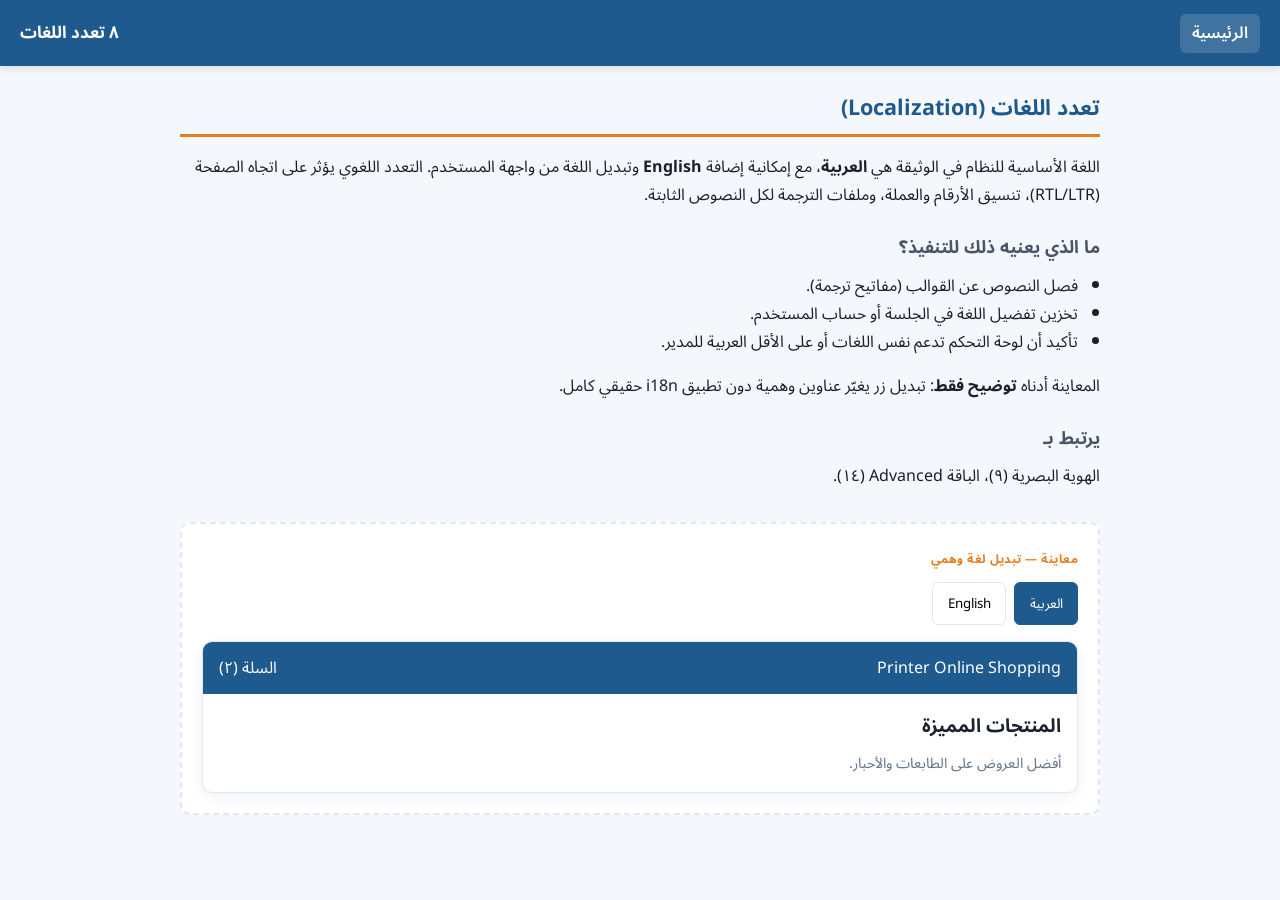
<file: sections/08-i18n.html>
<!DOCTYPE html>
<html lang="ar" dir="rtl">
<head>
  <meta charset="UTF-8" />
  <meta name="viewport" content="width=device-width, initial-scale=1" />
  <title>٨ تعدد اللغات — Printer Online Shopping</title>
  <link rel="preconnect" href="https://fonts.googleapis.com" />
  <link rel="preconnect" href="https://fonts.gstatic.com" crossorigin />
  <link href="https://fonts.googleapis.com/css2?family=Noto+Sans+Arabic:wght@400;600;700&display=swap" rel="stylesheet" />
  <link rel="stylesheet" href="../assets/docs-theme.css" />
</head>
<body>
  <header class="docs-topbar">
    <a href="../index.html" class="docs-home-link">الرئيسية</a>
    <span class="docs-page-title">٨ تعدد اللغات</span>
  </header>

  <div class="docs-wrap">
    <h1 class="docs-section-title">تعدد اللغات (Localization)</h1>

    <div class="docs-prose">
      <p>اللغة الأساسية للنظام في الوثيقة هي <strong>العربية</strong>، مع إمكانية إضافة <strong>English</strong> وتبديل اللغة من واجهة المستخدم. التعدد اللغوي يؤثر على اتجاه الصفحة (RTL/LTR)، تنسيق الأرقام والعملة، وملفات الترجمة لكل النصوص الثابتة.</p>
      <h3>ما الذي يعنيه ذلك للتنفيذ؟</h3>
      <ul>
        <li>فصل النصوص عن القوالب (مفاتيح ترجمة).</li>
        <li>تخزين تفضيل اللغة في الجلسة أو حساب المستخدم.</li>
        <li>تأكيد أن لوحة التحكم تدعم نفس اللغات أو على الأقل العربية للمدير.</li>
      </ul>
      <p>المعاينة أدناه <strong>توضيح فقط</strong>: تبديل زر يغيّر عناوين وهمية دون تطبيق i18n حقيقي كامل.</p>
      <h3>يرتبط بـ</h3>
      <p>الهوية البصرية (٩)، الباقة Advanced (١٤).</p>
    </div>

    <div class="docs-demo">
      <span class="docs-demo-label">معاينة — تبديل لغة وهمي</span>
      <div class="lang-toggle">
        <button type="button" id="btn-ar" class="active">العربية</button>
        <button type="button" id="btn-en">English</button>
      </div>
      <div class="mock-browser" id="i18n-mock" dir="rtl">
        <div class="mock-toolbar" style="justify-content:space-between">
          <span data-i18n="title">Printer Online Shopping</span>
          <span data-i18n="cart">السلة (٢)</span>
        </div>
        <div style="padding:1rem">
          <h3 data-i18n="headline" style="margin:0 0 0.5rem">المنتجات المميزة</h3>
          <p data-i18n="sub" style="margin:0;color:var(--color-muted);font-size:0.9rem">أفضل العروض على الطابعات والأحبار.</p>
        </div>
      </div>
    </div>
  </div>

  <script>
    const strings = {
      ar: {
        title: "Printer Online Shopping",
        cart: "السلة (٢)",
        headline: "المنتجات المميزة",
        sub: "أفضل العروض على الطابعات والأحبار."
      },
      en: {
        title: "Printer Online Shopping",
        cart: "Cart (2)",
        headline: "Featured products",
        sub: "Best deals on printers and ink."
      }
    };
    const mock = document.getElementById("i18n-mock");
    const btnAr = document.getElementById("btn-ar");
    const btnEn = document.getElementById("btn-en");

    function setLang(lang) {
      const s = strings[lang];
      document.querySelectorAll("[data-i18n]").forEach(function (el) {
        const key = el.getAttribute("data-i18n");
        if (s[key]) el.textContent = s[key];
      });
      const rtl = lang === "ar";
      mock.setAttribute("dir", rtl ? "rtl" : "ltr");
      btnAr.classList.toggle("active", rtl);
      btnEn.classList.toggle("active", !rtl);
    }
    btnAr.addEventListener("click", function () { setLang("ar"); });
    btnEn.addEventListener("click", function () { setLang("en"); });
  </script>
</body>
</html>
</file>
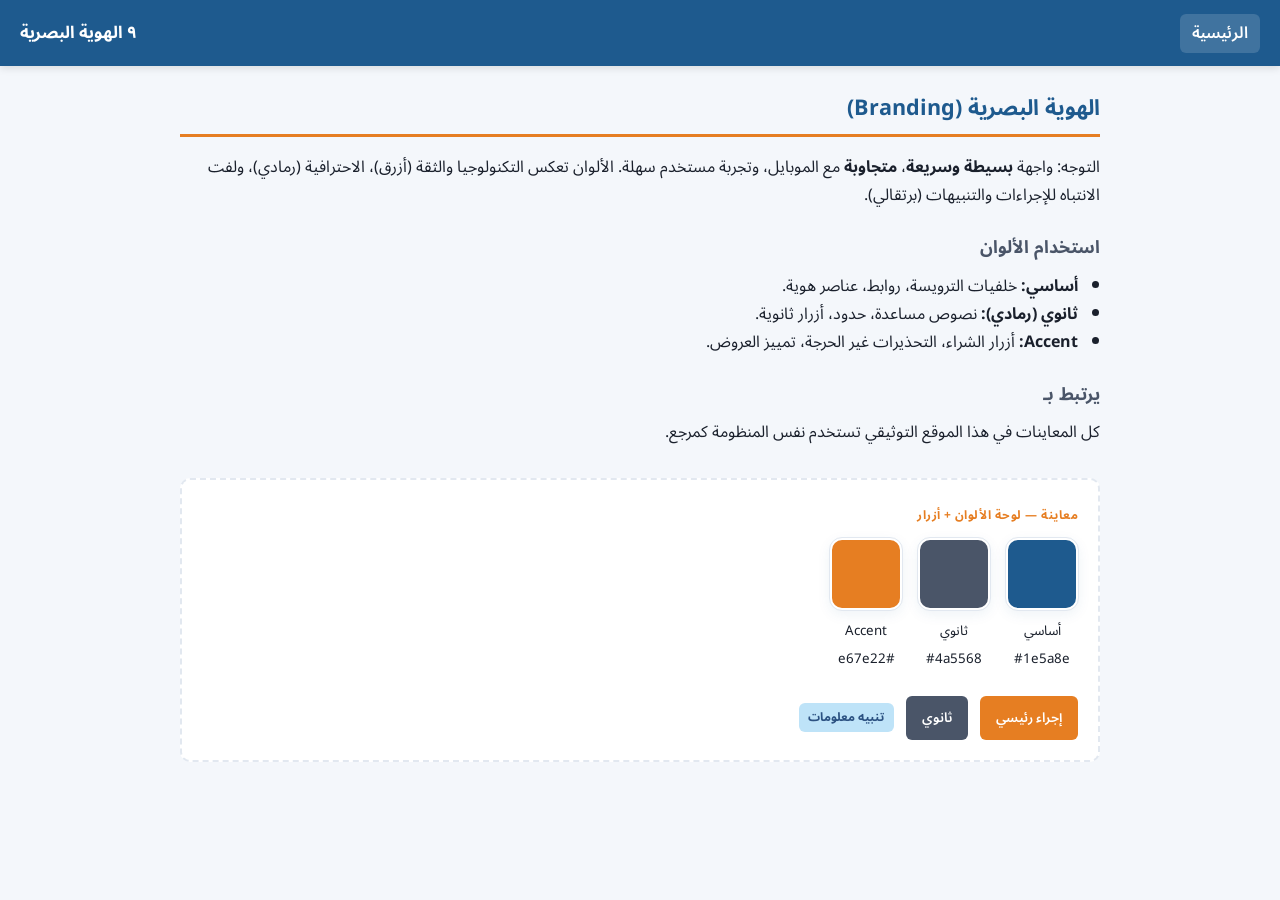
<file: sections/09-branding.html>
<!DOCTYPE html>
<html lang="ar" dir="rtl">
<head>
  <meta charset="UTF-8" />
  <meta name="viewport" content="width=device-width, initial-scale=1" />
  <title>٩ الهوية البصرية — Printer Online Shopping</title>
  <link rel="preconnect" href="https://fonts.googleapis.com" />
  <link rel="preconnect" href="https://fonts.gstatic.com" crossorigin />
  <link href="https://fonts.googleapis.com/css2?family=Noto+Sans+Arabic:wght@400;600;700&display=swap" rel="stylesheet" />
  <link rel="stylesheet" href="../assets/docs-theme.css" />
</head>
<body>
  <header class="docs-topbar">
    <a href="../index.html" class="docs-home-link">الرئيسية</a>
    <span class="docs-page-title">٩ الهوية البصرية</span>
  </header>

  <div class="docs-wrap">
    <h1 class="docs-section-title">الهوية البصرية (Branding)</h1>

    <div class="docs-prose">
      <p>التوجه: واجهة <strong>بسيطة وسريعة</strong>، <strong>متجاوبة</strong> مع الموبايل، وتجربة مستخدم سهلة. الألوان تعكس التكنولوجيا والثقة (أزرق)، الاحترافية (رمادي)، ولفت الانتباه للإجراءات والتنبيهات (برتقالي).</p>
      <h3>استخدام الألوان</h3>
      <ul>
        <li><strong>أساسي:</strong> خلفيات الترويسة، روابط، عناصر هوية.</li>
        <li><strong>ثانوي (رمادي):</strong> نصوص مساعدة، حدود، أزرار ثانوية.</li>
        <li><strong>Accent:</strong> أزرار الشراء، التحذيرات غير الحرجة، تمييز العروض.</li>
      </ul>
      <h3>يرتبط بـ</h3>
      <p>كل المعاينات في هذا الموقع التوثيقي تستخدم نفس المنظومة كمرجع.</p>
    </div>

    <div class="docs-demo">
      <span class="docs-demo-label">معاينة — لوحة الألوان + أزرار</span>
      <div class="mock-swatches" style="margin-bottom:1.5rem">
        <div class="mock-swatch">
          <div class="mock-swatch-color" style="background:#1e5a8e"></div>
          <small>أساسي<br />#1e5a8e</small>
        </div>
        <div class="mock-swatch">
          <div class="mock-swatch-color" style="background:#4a5568"></div>
          <small>ثانوي<br />#4a5568</small>
        </div>
        <div class="mock-swatch">
          <div class="mock-swatch-color" style="background:#e67e22"></div>
          <small>Accent<br />#e67e22</small>
        </div>
      </div>
      <div style="display:flex;flex-wrap:wrap;gap:0.75rem;align-items:center">
        <button type="button" class="mock-btn">إجراء رئيسي</button>
        <button type="button" class="mock-btn mock-btn-secondary">ثانوي</button>
        <span class="mock-badge mock-badge-processing">تنبيه معلومات</span>
      </div>
    </div>
  </div>
</body>
</html>
</file>
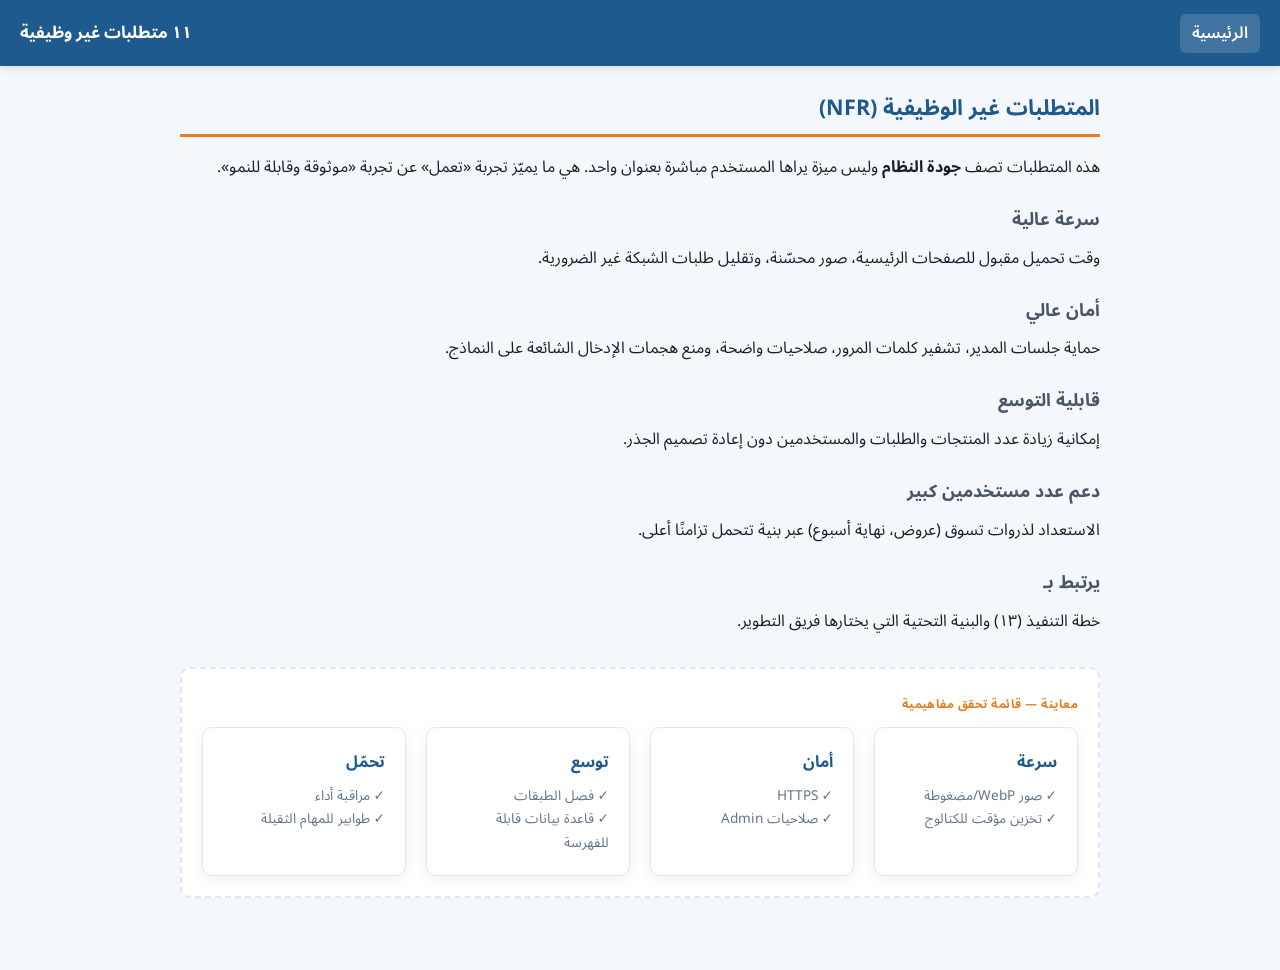
<file: sections/11-nfr.html>
<!DOCTYPE html>
<html lang="ar" dir="rtl">
<head>
  <meta charset="UTF-8" />
  <meta name="viewport" content="width=device-width, initial-scale=1" />
  <title>١١ متطلبات غير وظيفية — Printer Online Shopping</title>
  <link rel="preconnect" href="https://fonts.googleapis.com" />
  <link rel="preconnect" href="https://fonts.gstatic.com" crossorigin />
  <link href="https://fonts.googleapis.com/css2?family=Noto+Sans+Arabic:wght@400;600;700&display=swap" rel="stylesheet" />
  <link rel="stylesheet" href="../assets/docs-theme.css" />
</head>
<body>
  <header class="docs-topbar">
    <a href="../index.html" class="docs-home-link">الرئيسية</a>
    <span class="docs-page-title">١١ متطلبات غير وظيفية</span>
  </header>

  <div class="docs-wrap">
    <h1 class="docs-section-title">المتطلبات غير الوظيفية (NFR)</h1>

    <div class="docs-prose">
      <p>هذه المتطلبات تصف <strong>جودة النظام</strong> وليس ميزة يراها المستخدم مباشرة بعنوان واحد. هي ما يميّز تجربة «تعمل» عن تجربة «موثوقة وقابلة للنمو».</p>
      <h3>سرعة عالية</h3>
      <p>وقت تحميل مقبول للصفحات الرئيسية، صور محسّنة، وتقليل طلبات الشبكة غير الضرورية.</p>
      <h3>أمان عالي</h3>
      <p>حماية جلسات المدير، تشفير كلمات المرور، صلاحيات واضحة، ومنع هجمات الإدخال الشائعة على النماذج.</p>
      <h3>قابلية التوسع</h3>
      <p>إمكانية زيادة عدد المنتجات والطلبات والمستخدمين دون إعادة تصميم الجذر.</p>
      <h3>دعم عدد مستخدمين كبير</h3>
      <p>الاستعداد لذروات تسوق (عروض، نهاية أسبوع) عبر بنية تتحمل تزامنًا أعلى.</p>
      <h3>يرتبط بـ</h3>
      <p>خطة التنفيذ (١٣) والبنية التحتية التي يختارها فريق التطوير.</p>
    </div>

    <div class="docs-demo">
      <span class="docs-demo-label">معاينة — قائمة تحقق مفاهيمية</span>
      <div class="docs-grid" style="grid-template-columns:repeat(auto-fill,minmax(200px,1fr))">
        <div class="docs-card" style="margin:0">
          <h2 style="font-size:1rem">سرعة</h2>
          <p style="font-size:0.85rem">✓ صور WebP/مضغوطة<br />✓ تخزين مؤقت للكتالوج</p>
        </div>
        <div class="docs-card" style="margin:0">
          <h2 style="font-size:1rem">أمان</h2>
          <p style="font-size:0.85rem">✓ HTTPS<br />✓ صلاحيات Admin</p>
        </div>
        <div class="docs-card" style="margin:0">
          <h2 style="font-size:1rem">توسع</h2>
          <p style="font-size:0.85rem">✓ فصل الطبقات<br />✓ قاعدة بيانات قابلة للفهرسة</p>
        </div>
        <div class="docs-card" style="margin:0">
          <h2 style="font-size:1rem">تحمّل</h2>
          <p style="font-size:0.85rem">✓ مراقبة أداء<br />✓ طوابير للمهام الثقيلة</p>
        </div>
      </div>
    </div>
  </div>
</body>
</html>
</file>
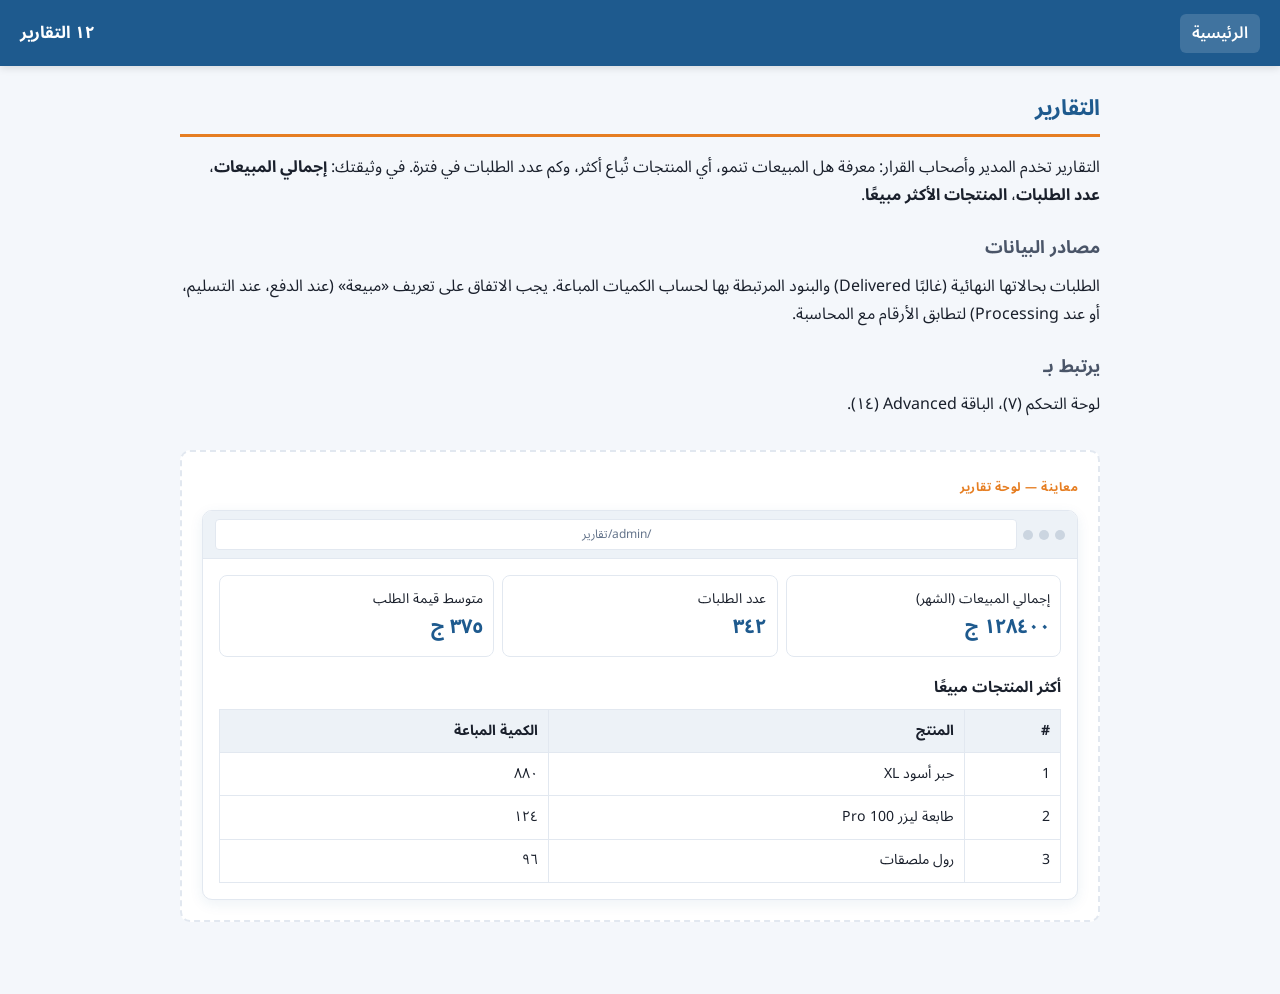
<file: sections/12-reports.html>
<!DOCTYPE html>
<html lang="ar" dir="rtl">
<head>
  <meta charset="UTF-8" />
  <meta name="viewport" content="width=device-width, initial-scale=1" />
  <title>١٢ التقارير — Printer Online Shopping</title>
  <link rel="preconnect" href="https://fonts.googleapis.com" />
  <link rel="preconnect" href="https://fonts.gstatic.com" crossorigin />
  <link href="https://fonts.googleapis.com/css2?family=Noto+Sans+Arabic:wght@400;600;700&display=swap" rel="stylesheet" />
  <link rel="stylesheet" href="../assets/docs-theme.css" />
</head>
<body>
  <header class="docs-topbar">
    <a href="../index.html" class="docs-home-link">الرئيسية</a>
    <span class="docs-page-title">١٢ التقارير</span>
  </header>

  <div class="docs-wrap">
    <h1 class="docs-section-title">التقارير</h1>

    <div class="docs-prose">
      <p>التقارير تخدم المدير وأصحاب القرار: معرفة هل المبيعات تنمو، أي المنتجات تُباع أكثر، وكم عدد الطلبات في فترة. في وثيقتك: <strong>إجمالي المبيعات</strong>، <strong>عدد الطلبات</strong>، <strong>المنتجات الأكثر مبيعًا</strong>.</p>
      <h3>مصادر البيانات</h3>
      <p>الطلبات بحالاتها النهائية (غالبًا Delivered) والبنود المرتبطة بها لحساب الكميات المباعة. يجب الاتفاق على تعريف «مبيعة» (عند الدفع، عند التسليم، أو عند Processing) لتطابق الأرقام مع المحاسبة.</p>
      <h3>يرتبط بـ</h3>
      <p>لوحة التحكم (٧)، الباقة Advanced (١٤).</p>
    </div>

    <div class="docs-demo">
      <span class="docs-demo-label">معاينة — لوحة تقارير</span>
      <div class="mock-browser">
        <div class="mock-browser-bar"><span class="mock-dot"></span><span class="mock-dot"></span><span class="mock-dot"></span><span class="mock-url">/admin/تقارير</span></div>
        <div style="padding:1rem">
          <div class="mock-stats" style="margin-bottom:1rem">
            <div class="mock-stat">إجمالي المبيعات (الشهر) <strong>١٢٨٤٠٠ ج</strong></div>
            <div class="mock-stat">عدد الطلبات <strong>٣٤٢</strong></div>
            <div class="mock-stat">متوسط قيمة الطلب <strong>٣٧٥ ج</strong></div>
          </div>
          <strong style="font-size:0.95rem">أكثر المنتجات مبيعًا</strong>
          <table class="mock-table" style="margin-top:0.5rem">
            <thead><tr><th>#</th><th>المنتج</th><th>الكمية المباعة</th></tr></thead>
            <tbody>
              <tr><td>1</td><td>حبر أسود XL</td><td>٨٨٠</td></tr>
              <tr><td>2</td><td>طابعة ليزر Pro 100</td><td>١٢٤</td></tr>
              <tr><td>3</td><td>رول ملصقات</td><td>٩٦</td></tr>
            </tbody>
          </table>
        </div>
      </div>
    </div>
  </div>
</body>
</html>
</file>
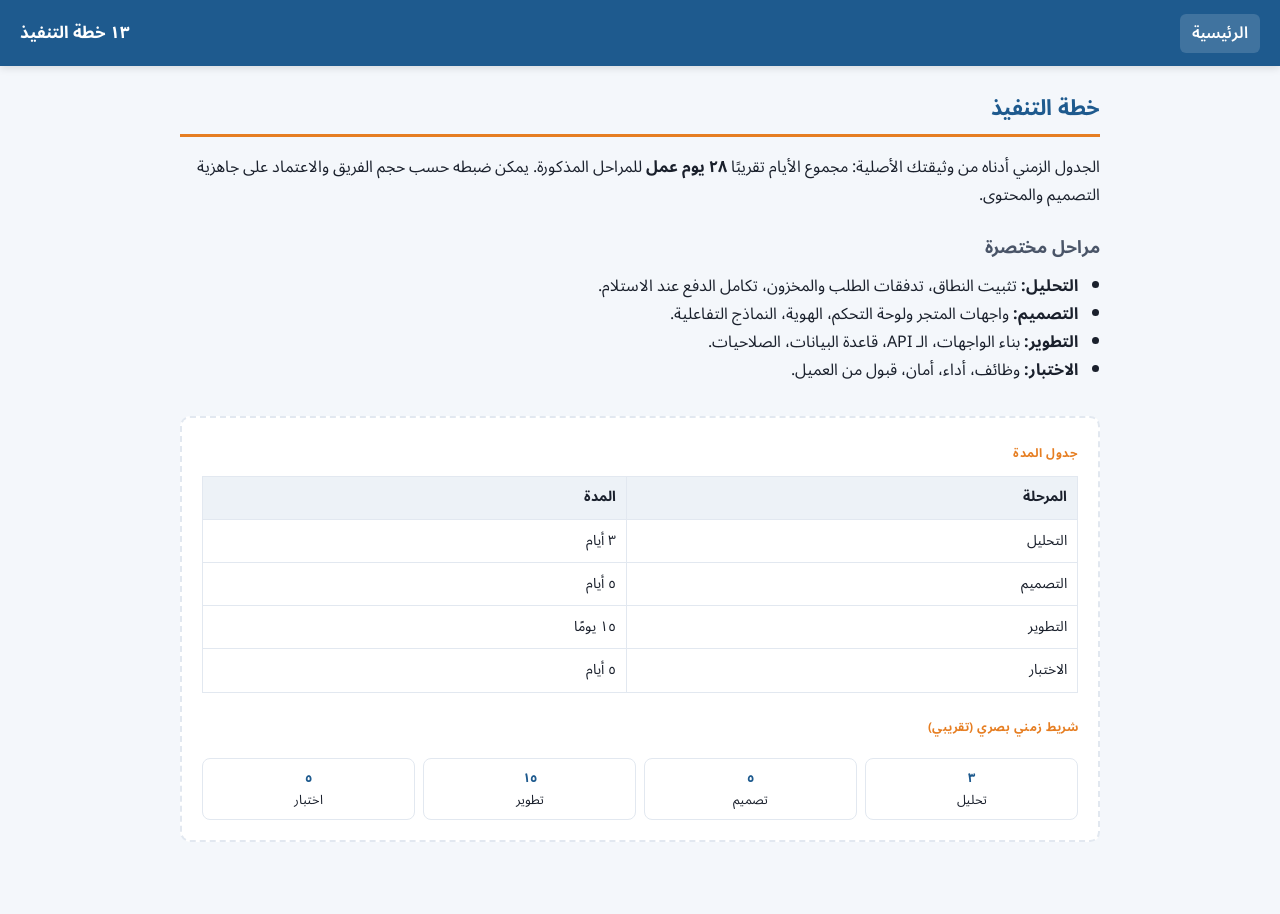
<file: sections/13-roadmap.html>
<!DOCTYPE html>
<html lang="ar" dir="rtl">
<head>
  <meta charset="UTF-8" />
  <meta name="viewport" content="width=device-width, initial-scale=1" />
  <title>١٣ خطة التنفيذ — Printer Online Shopping</title>
  <link rel="preconnect" href="https://fonts.googleapis.com" />
  <link rel="preconnect" href="https://fonts.gstatic.com" crossorigin />
  <link href="https://fonts.googleapis.com/css2?family=Noto+Sans+Arabic:wght@400;600;700&display=swap" rel="stylesheet" />
  <link rel="stylesheet" href="../assets/docs-theme.css" />
</head>
<body>
  <header class="docs-topbar">
    <a href="../index.html" class="docs-home-link">الرئيسية</a>
    <span class="docs-page-title">١٣ خطة التنفيذ</span>
  </header>

  <div class="docs-wrap">
    <h1 class="docs-section-title">خطة التنفيذ</h1>

    <div class="docs-prose">
      <p>الجدول الزمني أدناه من وثيقتك الأصلية: مجموع الأيام تقريبًا <strong>٢٨ يوم عمل</strong> للمراحل المذكورة. يمكن ضبطه حسب حجم الفريق والاعتماد على جاهزية التصميم والمحتوى.</p>
      <h3>مراحل مختصرة</h3>
      <ul>
        <li><strong>التحليل:</strong> تثبيت النطاق، تدفقات الطلب والمخزون، تكامل الدفع عند الاستلام.</li>
        <li><strong>التصميم:</strong> واجهات المتجر ولوحة التحكم، الهوية، النماذج التفاعلية.</li>
        <li><strong>التطوير:</strong> بناء الواجهات، الـ API، قاعدة البيانات، الصلاحيات.</li>
        <li><strong>الاختبار:</strong> وظائف، أداء، أمان، قبول من العميل.</li>
      </ul>
    </div>

    <div class="docs-demo">
      <span class="docs-demo-label">جدول المدة</span>
      <table class="mock-table">
        <thead><tr><th>المرحلة</th><th>المدة</th></tr></thead>
        <tbody>
          <tr><td>التحليل</td><td>٣ أيام</td></tr>
          <tr><td>التصميم</td><td>٥ أيام</td></tr>
          <tr><td>التطوير</td><td>١٥ يومًا</td></tr>
          <tr><td>الاختبار</td><td>٥ أيام</td></tr>
        </tbody>
      </table>
      <span class="docs-demo-label" style="margin-top:1.5rem">شريط زمني بصري (تقريبي)</span>
      <div class="mock-timeline" style="margin-top:0.5rem">
        <div class="mock-timeline-step"><strong>٣</strong> تحليل</div>
        <div class="mock-timeline-step"><strong>٥</strong> تصميم</div>
        <div class="mock-timeline-step"><strong>١٥</strong> تطوير</div>
        <div class="mock-timeline-step"><strong>٥</strong> اختبار</div>
      </div>
    </div>
  </div>
</body>
</html>
</file>
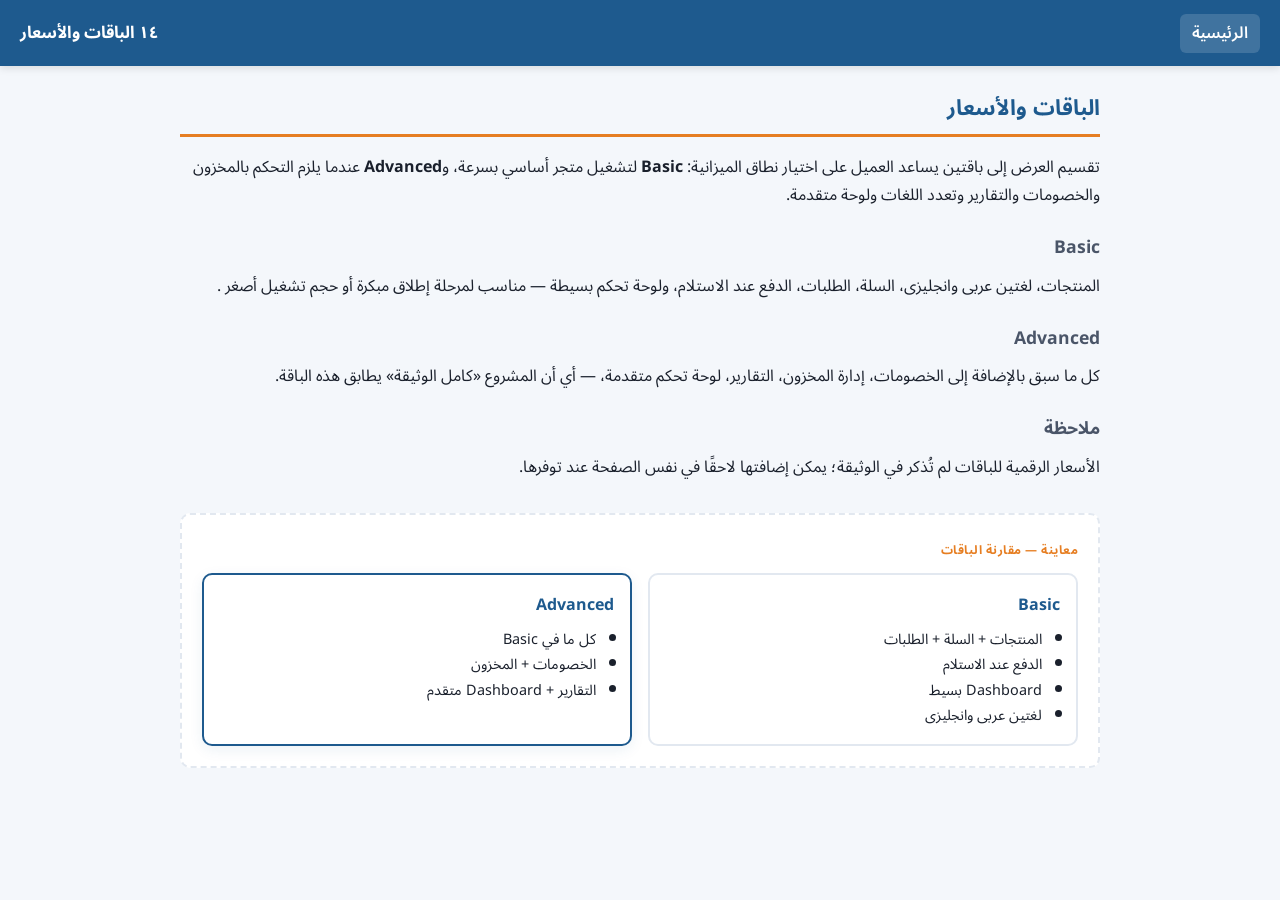
<file: sections/14-packages.html>
<!DOCTYPE html>
<html lang="ar" dir="rtl">
<head>
  <meta charset="UTF-8" />
  <meta name="viewport" content="width=device-width, initial-scale=1" />
  <title>١٤ الباقات والأسعار — Printer Online Shopping</title>
  <link rel="preconnect" href="https://fonts.googleapis.com" />
  <link rel="preconnect" href="https://fonts.gstatic.com" crossorigin />
  <link href="https://fonts.googleapis.com/css2?family=Noto+Sans+Arabic:wght@400;600;700&display=swap" rel="stylesheet" />
  <link rel="stylesheet" href="../assets/docs-theme.css" />
</head>
<body>
  <header class="docs-topbar">
    <a href="../index.html" class="docs-home-link">الرئيسية</a>
    <span class="docs-page-title">١٤ الباقات والأسعار</span>
  </header>

  <div class="docs-wrap">
    <h1 class="docs-section-title">الباقات والأسعار</h1>

    <div class="docs-prose">
      <p>تقسيم العرض إلى باقتين يساعد العميل على اختيار نطاق الميزانية: <strong>Basic</strong> لتشغيل متجر أساسي بسرعة، و<strong>Advanced</strong> عندما يلزم التحكم بالمخزون والخصومات والتقارير وتعدد اللغات ولوحة متقدمة.</p>
      <h3>Basic</h3>
      <p>المنتجات،  لغتين عربى وانجليزى، السلة، الطلبات، الدفع عند الاستلام، ولوحة تحكم بسيطة — مناسب لمرحلة إطلاق مبكرة أو حجم تشغيل أصغر .</p>
      <h3>Advanced</h3>
      <p>كل ما سبق بالإضافة إلى الخصومات، إدارة المخزون، التقارير، لوحة تحكم متقدمة،  — أي أن المشروع «كامل الوثيقة» يطابق هذه الباقة.</p>
      <h3>ملاحظة</h3>
      <p>الأسعار الرقمية للباقات لم تُذكر في الوثيقة؛ يمكن إضافتها لاحقًا في نفس الصفحة عند توفرها.</p>
    </div>

    <div class="docs-demo">
      <span class="docs-demo-label">معاينة — مقارنة الباقات</span>
      <div class="mock-packages">
        <div class="mock-package">
          <h4>Basic</h4>
          <ul>
            <li>المنتجات + السلة + الطلبات</li>
            <li>الدفع عند الاستلام</li>
            <li>Dashboard بسيط</li>
             <li>لغتين عربى وانجليزى </li>
          </ul>
        </div>
        <div class="mock-package featured">
          <h4>Advanced</h4>
          <ul>
            <li>كل ما في Basic</li>
            <li>الخصومات + المخزون</li>
            <li>التقارير + Dashboard متقدم</li>
           
          </ul>
        </div>
      </div>
    </div>
  </div>
</body>
</html>
</file>
<file: assets/docs-theme.css>
/* Printer Online Shopping — documentation site theme */
:root {
  --color-primary: #1e5a8e;
  --color-primary-dark: #154a75;
  --color-secondary: #4a5568;
  --color-secondary-light: #718096;
  --color-accent: #e67e22;
  --color-accent-hover: #d35400;
  --color-bg: #f4f7fb;
  --color-surface: #ffffff;
  --color-text: #1a202c;
  --color-muted: #64748b;
  --color-border: #e2e8f0;
  --color-success: #2f855a;
  --color-warning: #c05621;
  --radius: 10px;
  --shadow: 0 4px 14px rgba(30, 90, 142, 0.08);
  --font: "Noto Sans Arabic", system-ui, sans-serif;
}

*,
*::before,
*::after {
  box-sizing: border-box;
}

html {
  scroll-behavior: smooth;
}

body {
  margin: 0;
  font-family: var(--font);
  background: var(--color-bg);
  color: var(--color-text);
  line-height: 1.75;
  font-size: 1rem;
}

a {
  color: var(--color-primary);
  text-decoration: none;
}
a:hover {
  text-decoration: underline;
}

.docs-topbar {
  display: flex;
  align-items: center;
  justify-content: space-between;
  gap: 1rem;
  padding: 0.85rem 1.25rem;
  background: var(--color-primary);
  color: #fff;
  position: sticky;
  top: 0;
  z-index: 50;
  box-shadow: 0 2px 8px rgba(0, 0, 0, 0.12);
}

.docs-home-link {
  color: #fff;
  font-weight: 600;
  padding: 0.35rem 0.75rem;
  border-radius: 6px;
  background: rgba(255, 255, 255, 0.15);
  text-decoration: none;
}
.docs-home-link:hover {
  background: rgba(255, 255, 255, 0.28);
  text-decoration: none;
}

.docs-page-title {
  font-weight: 700;
  font-size: 1.05rem;
}

.docs-wrap {
  max-width: 960px;
  margin: 0 auto;
  padding: 1.5rem 1.25rem 3rem;
}

.docs-hero {
  text-align: center;
  padding: 2.5rem 1rem 2rem;
  background: linear-gradient(165deg, var(--color-primary) 0%, var(--color-primary-dark) 100%);
  color: #fff;
  border-radius: 0 0 var(--radius) var(--radius);
  margin: -1.5rem -1.25rem 2rem;
  box-shadow: var(--shadow);
}

.docs-hero h1 {
  margin: 0 0 0.5rem;
  font-size: clamp(1.6rem, 4vw, 2.1rem);
}

.docs-hero p {
  margin: 0 auto;
  max-width: 36rem;
  opacity: 0.95;
}

.docs-grid {
  display: grid;
  grid-template-columns: repeat(auto-fill, minmax(260px, 1fr));
  gap: 1.25rem;
}

.docs-card {
  background: var(--color-surface);
  border-radius: var(--radius);
  padding: 1.25rem;
  box-shadow: var(--shadow);
  border: 1px solid var(--color-border);
  display: flex;
  flex-direction: column;
  gap: 0.5rem;
}

.docs-card h2 {
  margin: 0;
  font-size: 1.1rem;
  color: var(--color-primary);
}

.docs-card p {
  margin: 0;
  color: var(--color-muted);
  font-size: 0.92rem;
  flex: 1;
}

.docs-card .docs-card-link {
  align-self: flex-start;
  margin-top: 0.35rem;
  padding: 0.45rem 1rem;
  background: var(--color-accent);
  color: #fff;
  border-radius: 6px;
  font-weight: 600;
  text-decoration: none;
}
.docs-card .docs-card-link:hover {
  background: var(--color-accent-hover);
  text-decoration: none;
}

.docs-section-title {
  margin: 0 0 1rem;
  font-size: 1.35rem;
  color: var(--color-primary);
  border-bottom: 3px solid var(--color-accent);
  padding-bottom: 0.35rem;
}

.docs-prose {
  margin-bottom: 2rem;
}

.docs-prose h3 {
  margin: 1.5rem 0 0.5rem;
  font-size: 1.1rem;
  color: var(--color-secondary);
}

.docs-prose p {
  margin: 0 0 0.85rem;
}

.docs-prose ul {
  margin: 0 0 1rem;
  padding-inline-start: 1.35rem;
}

.docs-demo {
  background: var(--color-surface);
  border: 2px dashed var(--color-border);
  border-radius: var(--radius);
  padding: 1.25rem;
  margin: 1.5rem 0;
}

.docs-demo-label {
  display: inline-block;
  font-size: 0.75rem;
  font-weight: 700;
  text-transform: uppercase;
  letter-spacing: 0.04em;
  color: var(--color-accent);
  margin-bottom: 0.75rem;
}

/* Fake store UI */
.mock-browser {
  border: 1px solid var(--color-border);
  border-radius: var(--radius);
  overflow: hidden;
  background: #fff;
  box-shadow: var(--shadow);
}

.mock-browser-bar {
  display: flex;
  align-items: center;
  gap: 6px;
  padding: 8px 12px;
  background: #edf2f7;
  border-bottom: 1px solid var(--color-border);
}
.mock-dot {
  width: 10px;
  height: 10px;
  border-radius: 50%;
  background: #cbd5e0;
}
.mock-url {
  flex: 1;
  font-size: 0.75rem;
  color: var(--color-muted);
  text-align: center;
  background: #fff;
  padding: 4px 8px;
  border-radius: 4px;
  border: 1px solid var(--color-border);
}

.mock-toolbar {
  display: flex;
  flex-wrap: wrap;
  gap: 0.5rem;
  padding: 0.75rem 1rem;
  background: var(--color-primary);
  color: #fff;
  align-items: center;
}
.mock-toolbar input {
  flex: 1;
  min-width: 120px;
  padding: 0.45rem 0.65rem;
  border-radius: 6px;
  border: none;
}
.mock-filters {
  display: flex;
  flex-wrap: wrap;
  gap: 0.5rem;
  padding: 0.75rem 1rem;
  background: #f8fafc;
  border-bottom: 1px solid var(--color-border);
}
.mock-chip {
  padding: 0.25rem 0.65rem;
  border-radius: 999px;
  background: #fff;
  border: 1px solid var(--color-border);
  font-size: 0.8rem;
}

.mock-product-grid {
  display: grid;
  grid-template-columns: repeat(auto-fill, minmax(140px, 1fr));
  gap: 1rem;
  padding: 1rem;
}
.mock-product {
  border: 1px solid var(--color-border);
  border-radius: 8px;
  overflow: hidden;
  text-align: center;
}
.mock-product-img {
  height: 90px;
  background: linear-gradient(135deg, #bee3f8, #e2e8f0);
  display: flex;
  align-items: center;
  justify-content: center;
  font-size: 2rem;
}
.mock-product-body {
  padding: 0.5rem;
  font-size: 0.85rem;
}
.mock-price {
  color: var(--color-primary);
  font-weight: 700;
}

.mock-detail {
  display: grid;
  gap: 1rem;
  padding: 1rem;
  grid-template-columns: 1fr 1.2fr;
}
@media (max-width: 600px) {
  .mock-detail {
    grid-template-columns: 1fr;
  }
}
.mock-detail-img {
  min-height: 160px;
  background: linear-gradient(160deg, #90cdf4, #cbd5e0);
  border-radius: 8px;
  display: flex;
  align-items: center;
  justify-content: center;
  font-size: 3rem;
}

.mock-cart-table {
  width: 100%;
  border-collapse: collapse;
  font-size: 0.9rem;
}
.mock-cart-table th,
.mock-cart-table td {
  padding: 0.6rem;
  border-bottom: 1px solid var(--color-border);
  text-align: start;
}
.mock-qty {
  display: inline-flex;
  align-items: center;
  gap: 0.35rem;
}
.mock-qty button {
  width: 28px;
  height: 28px;
  border: 1px solid var(--color-border);
  background: #fff;
  border-radius: 4px;
  cursor: default;
}

.mock-order-card {
  border: 1px solid var(--color-border);
  border-radius: var(--radius);
  padding: 1rem;
  max-width: 420px;
}
.mock-order-header {
  display: flex;
  justify-content: space-between;
  align-items: flex-start;
  gap: 0.5rem;
  margin-bottom: 0.75rem;
}
.mock-badge {
  display: inline-block;
  padding: 0.25rem 0.6rem;
  border-radius: 6px;
  font-size: 0.75rem;
  font-weight: 700;
}
.mock-badge-pending {
  background: #fefcbf;
  color: #744210;
}
.mock-badge-processing {
  background: #bee3f8;
  color: #2c5282;
}
.mock-badge-delivered {
  background: #c6f6d5;
  color: #22543d;
}
.mock-badge-cancelled {
  background: #fed7d7;
  color: #822727;
}

.mock-status-grid {
  display: grid;
  gap: 0.75rem;
  margin-top: 1rem;
}
.mock-status-row {
  display: flex;
  align-items: center;
  gap: 0.75rem;
  flex-wrap: wrap;
}

.mock-btn {
  display: inline-block;
  padding: 0.5rem 1rem;
  background: var(--color-accent);
  color: #fff;
  border-radius: 6px;
  font-weight: 600;
  border: none;
  cursor: default;
  font-family: inherit;
}
.mock-btn-secondary {
  background: var(--color-secondary);
}

.mock-admin-layout {
  display: grid;
  grid-template-columns: 160px 1fr;
  min-height: 220px;
}
@media (max-width: 640px) {
  .mock-admin-layout {
    grid-template-columns: 1fr;
  }
}
.mock-admin-nav {
  background: #2d3748;
  color: #e2e8f0;
  padding: 0.75rem;
  font-size: 0.85rem;
}
.mock-admin-nav div {
  padding: 0.35rem 0.5rem;
  border-radius: 4px;
  margin-bottom: 4px;
}
.mock-admin-nav .active {
  background: var(--color-accent);
  color: #fff;
}
.mock-admin-main {
  padding: 1rem;
  background: #f7fafc;
}
.mock-stats {
  display: grid;
  grid-template-columns: repeat(3, 1fr);
  gap: 0.5rem;
  margin-bottom: 1rem;
}
@media (max-width: 500px) {
  .mock-stats {
    grid-template-columns: 1fr;
  }
}
.mock-stat {
  background: #fff;
  padding: 0.65rem;
  border-radius: 8px;
  border: 1px solid var(--color-border);
  font-size: 0.85rem;
}
.mock-stat strong {
  display: block;
  font-size: 1.25rem;
  color: var(--color-primary);
}

.mock-chart {
  display: flex;
  align-items: flex-end;
  gap: 8px;
  height: 100px;
  padding: 0.5rem;
  background: #fff;
  border-radius: 8px;
  border: 1px solid var(--color-border);
}
.mock-bar {
  flex: 1;
  background: linear-gradient(180deg, var(--color-primary), #63b3ed);
  border-radius: 4px 4px 0 0;
  min-height: 20%;
}

.mock-swatches {
  display: flex;
  flex-wrap: wrap;
  gap: 1rem;
}
.mock-swatch {
  text-align: center;
}
.mock-swatch-color {
  width: 72px;
  height: 72px;
  border-radius: 12px;
  margin: 0 auto 0.35rem;
  box-shadow: var(--shadow);
  border: 2px solid #fff;
  outline: 1px solid var(--color-border);
}

.mock-table {
  width: 100%;
  border-collapse: collapse;
  font-size: 0.88rem;
}
.mock-table th,
.mock-table td {
  padding: 0.55rem 0.65rem;
  border: 1px solid var(--color-border);
  text-align: start;
}
.mock-table th {
  background: #edf2f7;
}

.mock-timeline {
  display: flex;
  flex-wrap: wrap;
  gap: 0.5rem;
  align-items: stretch;
}
.mock-timeline-step {
  flex: 1;
  min-width: 80px;
  background: #fff;
  border: 1px solid var(--color-border);
  border-radius: 8px;
  padding: 0.5rem;
  text-align: center;
  font-size: 0.8rem;
}
.mock-timeline-step strong {
  display: block;
  color: var(--color-primary);
}

.mock-packages {
  display: grid;
  grid-template-columns: 1fr 1fr;
  gap: 1rem;
}
@media (max-width: 560px) {
  .mock-packages {
    grid-template-columns: 1fr;
  }
}
.mock-package {
  border: 2px solid var(--color-border);
  border-radius: var(--radius);
  padding: 1rem;
  background: #fff;
}
.mock-package.featured {
  border-color: var(--color-primary);
  box-shadow: var(--shadow);
}
.mock-package h4 {
  margin: 0 0 0.5rem;
  color: var(--color-primary);
}
.mock-package ul {
  margin: 0;
  padding-inline-start: 1.1rem;
  font-size: 0.9rem;
}

.mermaid-wrap {
  background: #fff;
  padding: 1rem;
  border-radius: var(--radius);
  border: 1px solid var(--color-border);
  margin: 1rem 0;
  overflow-x: auto;
}

.lang-toggle {
  display: flex;
  gap: 0.5rem;
  margin-bottom: 1rem;
}
.lang-toggle button {
  padding: 0.4rem 0.9rem;
  border-radius: 6px;
  border: 1px solid var(--color-border);
  background: #fff;
  cursor: pointer;
  font-family: inherit;
}
.lang-toggle button.active {
  background: var(--color-primary);
  color: #fff;
  border-color: var(--color-primary);
}

[data-lang-label] {
  transition: opacity 0.15s;
}

@media print {
  .docs-topbar,
  .docs-card .docs-card-link,
  .lang-toggle {
    display: none !important;
  }
  body {
    background: #fff;
    font-size: 11pt;
  }
  .docs-hero {
    background: var(--color-primary);
    print-color-adjust: exact;
    -webkit-print-color-adjust: exact;
  }
  .docs-demo,
  .mock-browser {
    break-inside: avoid;
    box-shadow: none;
    border: 1px solid #ccc;
  }
  .docs-wrap {
    max-width: 100%;
    padding: 0;
  }
}
</file>
